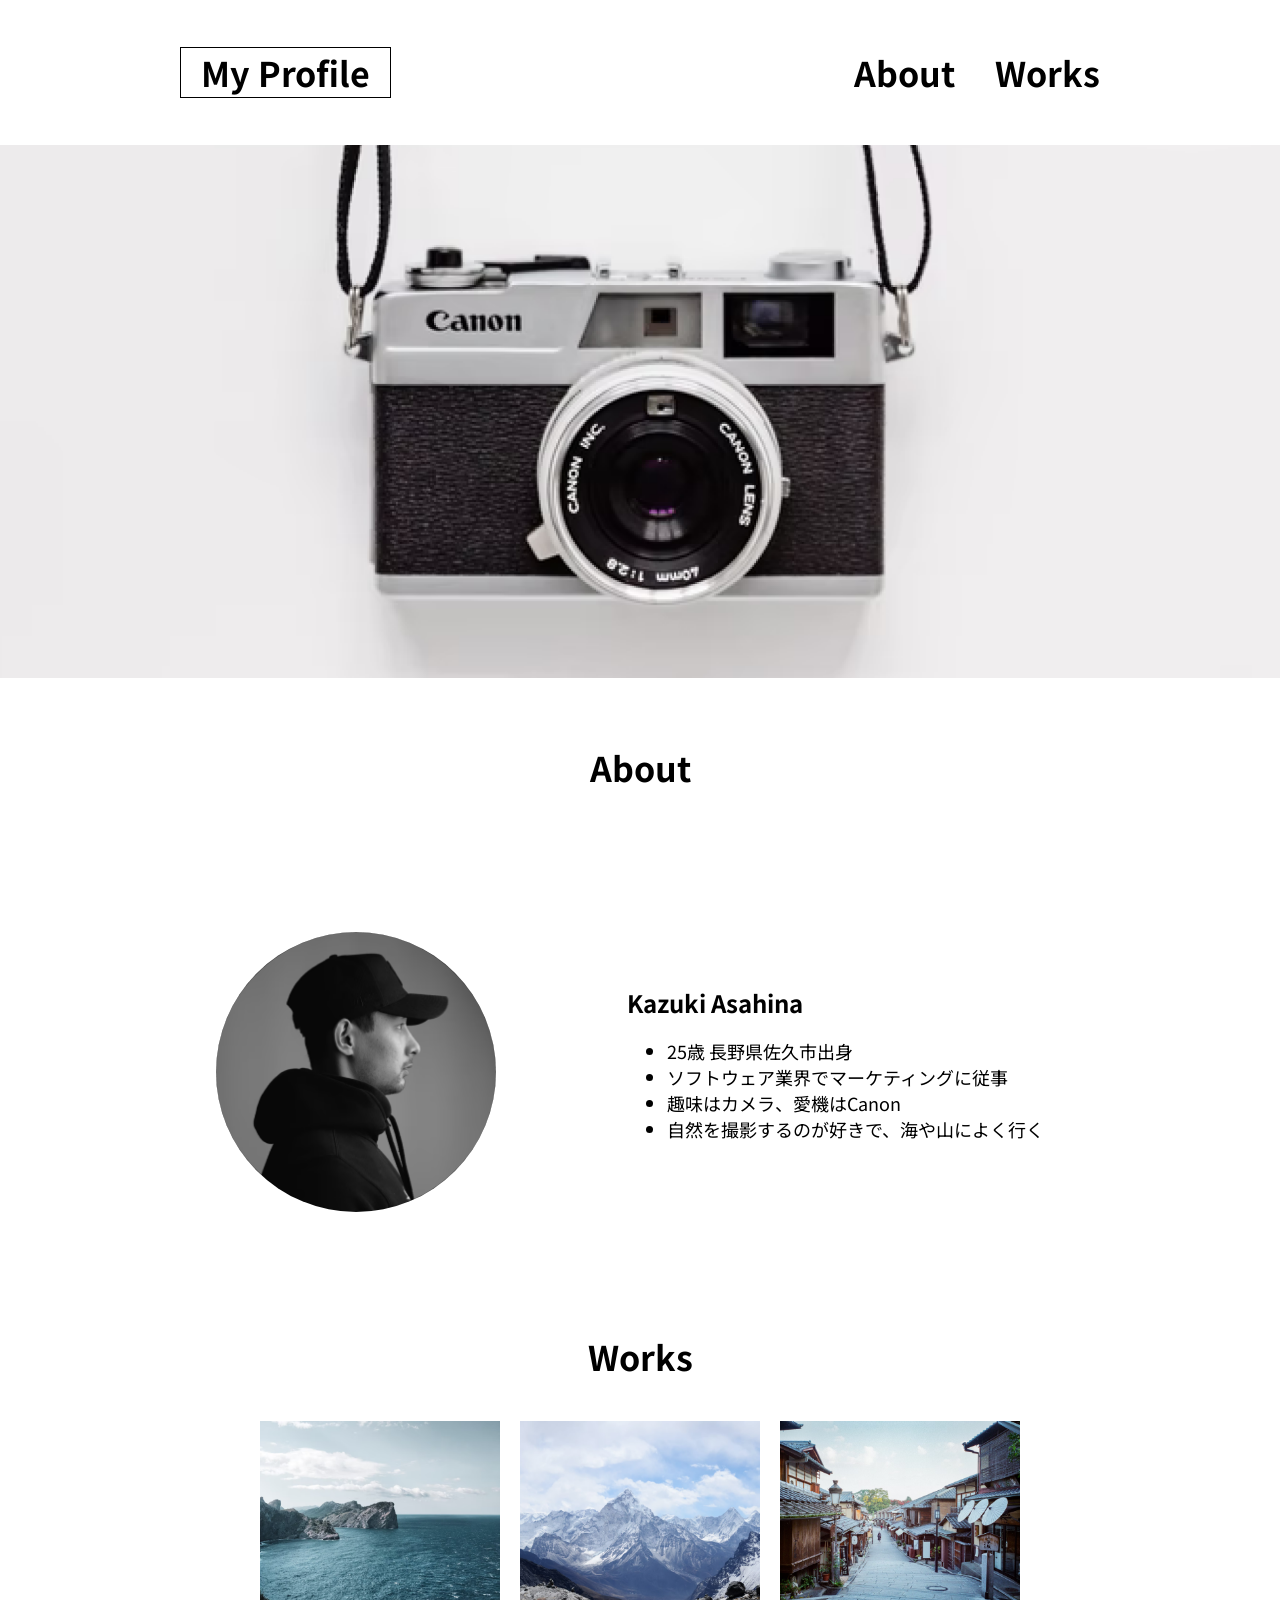
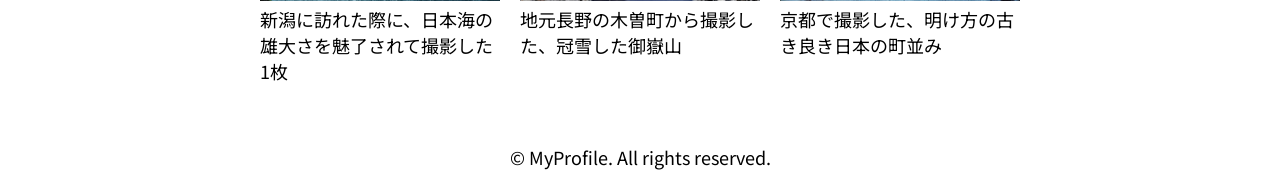
<file: kadai_001/index.html>
<!DOCTYPE html>
<html>
  <head>
    <meta charset="UTF-8">
    <meta name="viewport" content="width=device-width, initial-scale=1.0">
    <meta name="description" content="Kazuki Asahinaの自己紹介と趣味のカメラで撮影した写真を掲載しているサイトです。">
    <title>MyProfile</title>
    <link rel="stylesheet" href="css/style.css">
    <link rel="preconnect" href="https://fonts.googleapis.com">
    <link rel="preconnect" href="https://fonts.gstatic.com" crossorigin>
    <link href="https://fonts.googleapis.com/css2?family=Noto+Sans+JP&display=swap" rel="stylesheet">
  </head>

  <body>
    <header>
      <div class="header-inner">
        <h1>
          <a href="index.html" class="home">My Profile</a>
        </h1>
        
        <!-- ナビゲーションメニュー -->
        <nav>
          <ul class="menu">
            <li><a href="#about">About</a></li>
            <li><a href="#works">Works</a></li>
          </ul>
        </nav>
      </div>
    </header>
    
    <main>
      <article>
        <!-- メイン画像 -->
        <div>
          <img src="images/main.png" alt="CanonのCamera" class="mainpic">
        </div>

        <!-- About -->
        <section class="about">
          <h2 id="about">About</h2>
          <div class="about-inner">
            <img src="images/about.png" alt="Kazuki Asahina" class="circle">
            <div class="content">
              <p class="name">Kazuki Asahina</p>
              <ul>
                <li>25歳 長野県佐久市出身</li>
                <li>ソフトウェア業界でマーケティングに従事</li>
                <li>趣味はカメラ、愛機はCanon</li>
                <li>自然を撮影するのが好きで、海や山によく行く</li>
              </ul>
            </div>

          </div>
        </section>

        <!-- Works -->
        <section class="works">
          <h2 id="works">Works</h2>
          <div class="works-inner">
            <div class="item">
              <img src="images/works1.png" alt="日本海">
              <p>新潟に訪れた際に、日本海の雄大さを魅了されて撮影した1枚</p>
            </div>

            <div class="item">
              <img src="images/works2.png" alt="冠雪した御嶽山">
              <p>地元長野の木曽町から撮影した、冠雪した御嶽山</p>
            </div>

            <div class="item">
              <img src="images/works3.png" alt="京都の街並み">
              <p>京都で撮影した、明け方の古き良き日本の町並み</p>
            </div>
            
          </div>
        </section>
      </article>
    </main>

    <!-- フッター -->
    <footer>
      <p>&copy; MyProfile. All rights reserved.</p>
    </footer>
  </body>
</html>
</file>
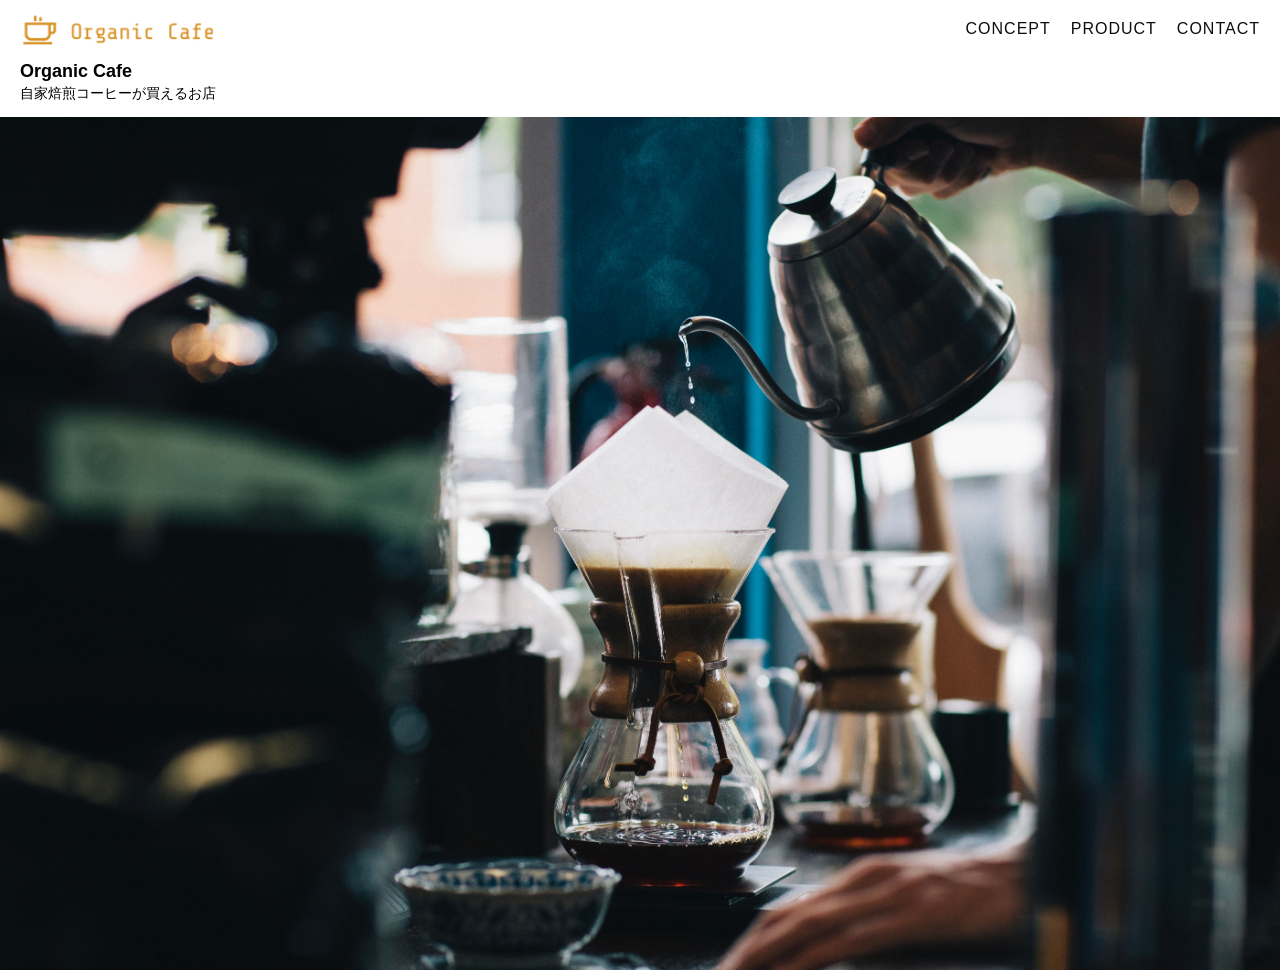
<file: kadai_013/index.html>
<!DOCTYPE html>
<html lang="ja">
<head>
  <meta charset="UTF-8">
  <meta name="viewport" content="width=device-width, initial-scale=1.0">
  <title>課題013</title>
  <link rel="stylesheet" href="style.css">
</head>

<body>

  <header>
    <div class="header-left">
      <img src="images/logo.png" alt="ロゴ">
      <p class="brand-name">Organic Cafe</p>
      <p class="catch-copy">自家焙煎コーヒーが買えるお店</p>
    </div>

    <nav id="nav-pc">
      <ul>
        <li><a href="index.html#concept">CONCEPT</a></li>
        <li><a href="index.html#product">PRODUCT</a></li>
        <li><a href="index.html#contact">CONTACT</a></li>
      </ul>
    </nav>

    <img id="menu-sp" src="images/button-menu.png"
         alt="ナビゲーションを開く"
         onclick="document.getElementById('nav-sp').style.display = 'block'">
  </header>

  <main>
    <img src="images/main-image.jpg" alt="メイン画像">
  </main>

  <!-- スマホ用ナビ -->
  <nav id="nav-sp">
    <ul>
      <li>
        <img id="close" src="images/button-close.png"
             alt="ナビゲーションを閉じる"
             onclick="document.getElementById('nav-sp').style.display = 'none'">
      </li>
      <li>
        <a id="logo-sp" href="index.html"
           onclick="document.getElementById('nav-sp').style.display = 'none'">
          <img src="images/logo-sp.png" alt="トップページに戻る">
        </a>
      </li>
      <li><a class="menu" href="index.html#concept"
             onclick="document.getElementById('nav-sp').style.display = 'none'">CONCEPT</a></li>
      <li><a class="menu" href="index.html#product"
             onclick="document.getElementById('nav-sp').style.display = 'none'">PRODUCT</a></li>
      <li><a class="menu" href="index.html#contact"
             onclick="document.getElementById('nav-sp').style.display = 'none'">CONTACT</a></li>
    </ul>
  </nav>

</body>
</html>
</file>
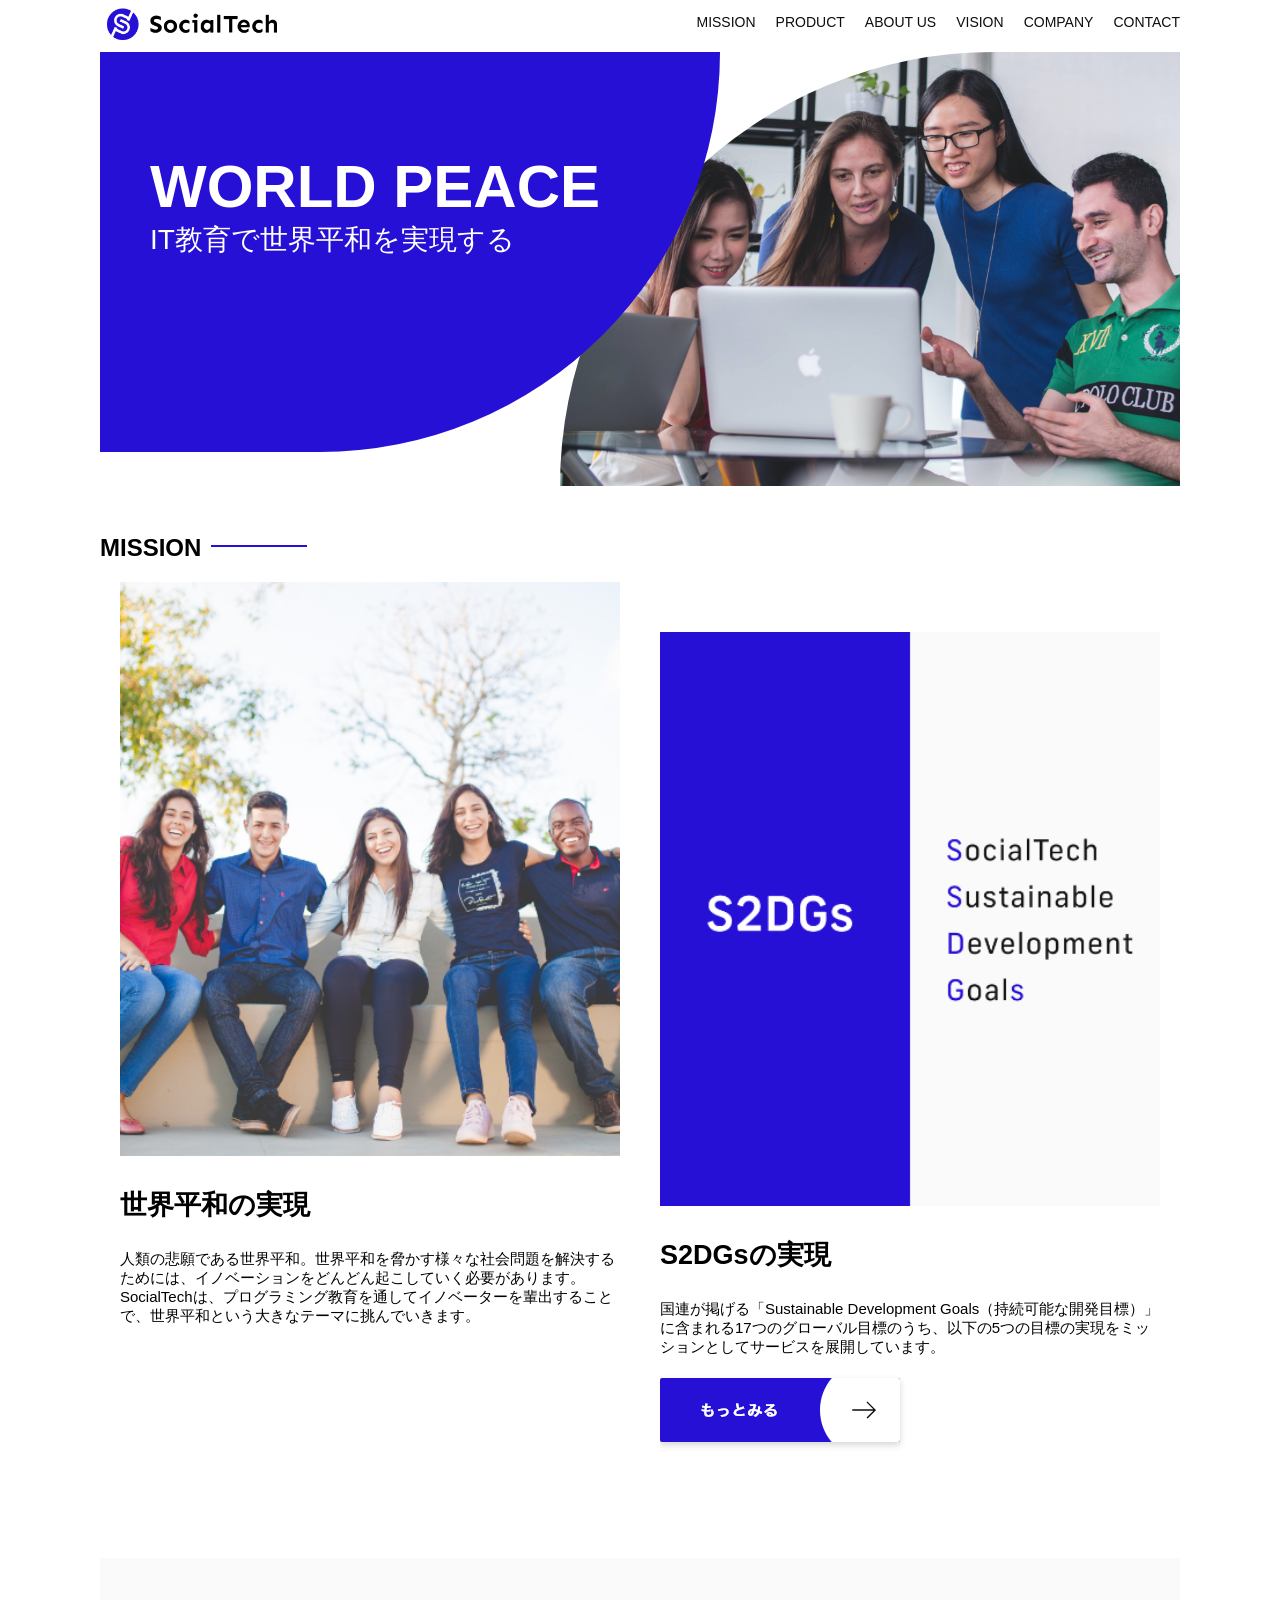
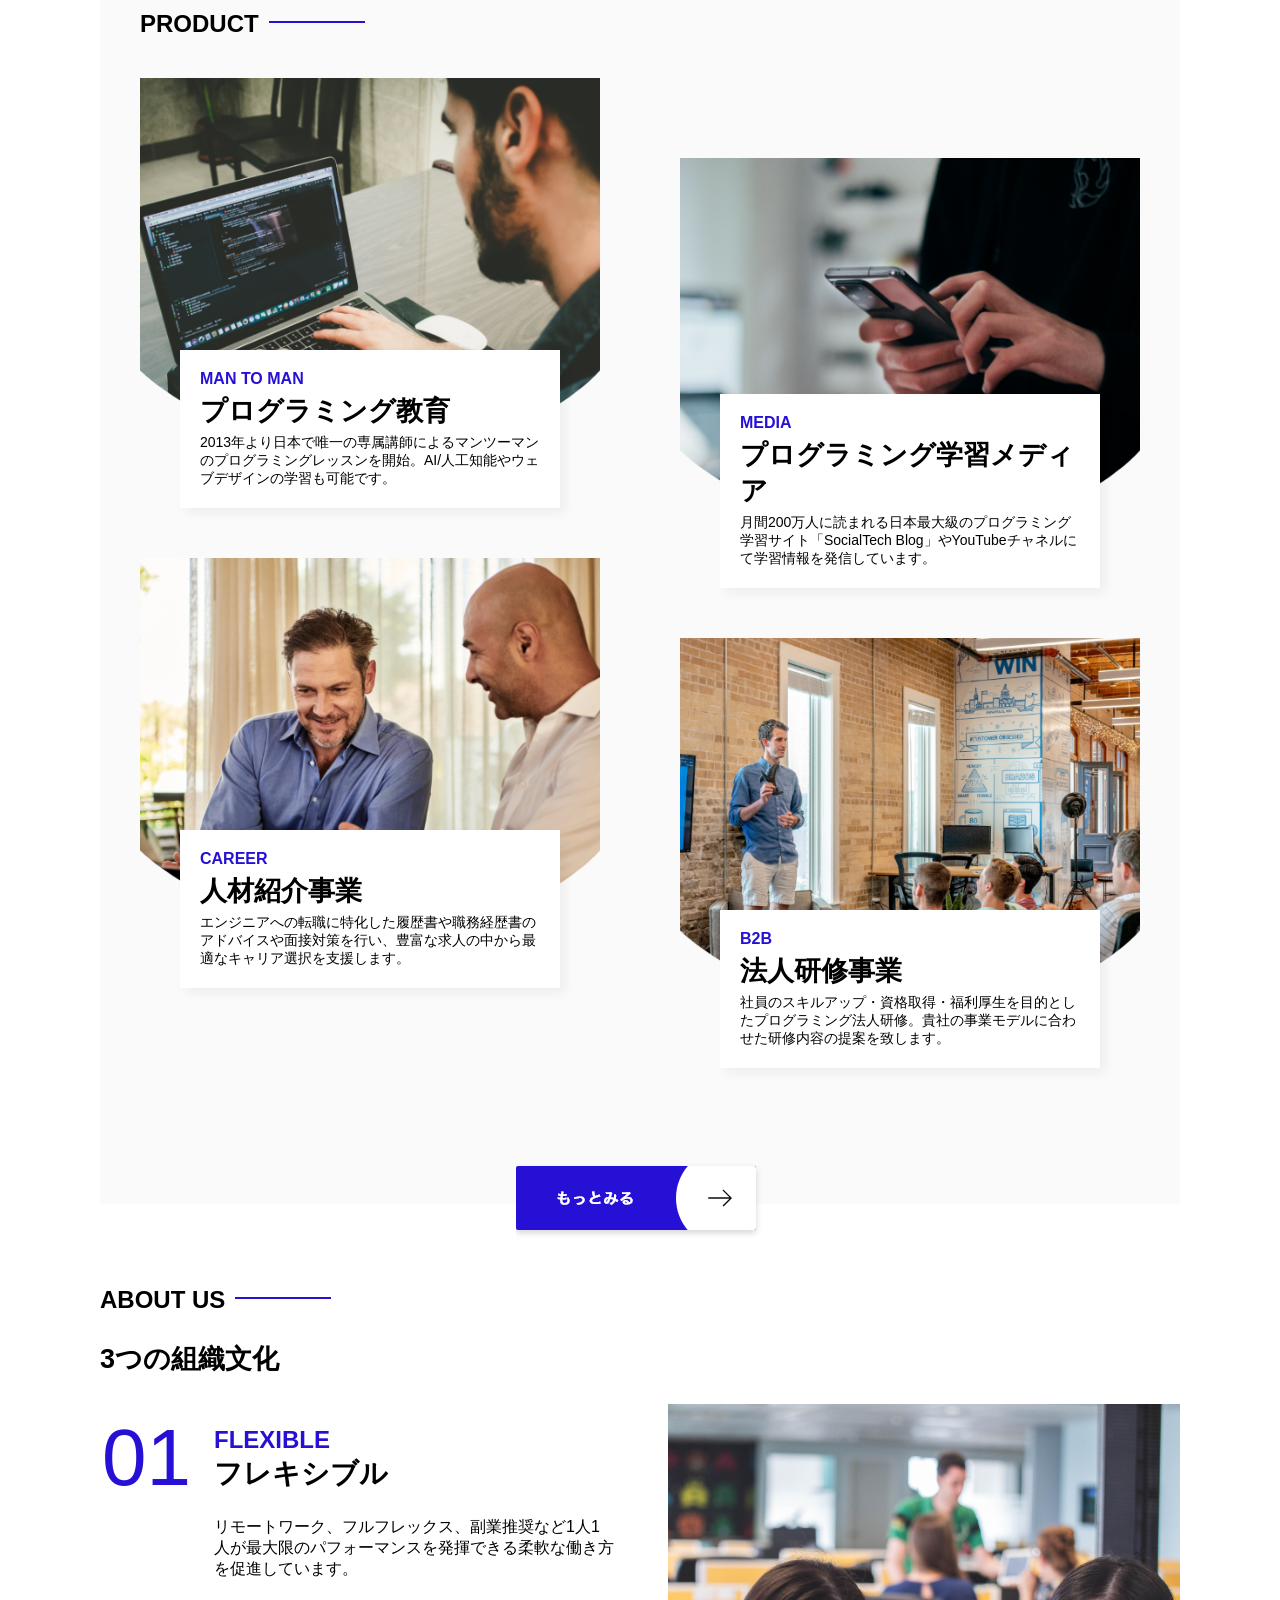
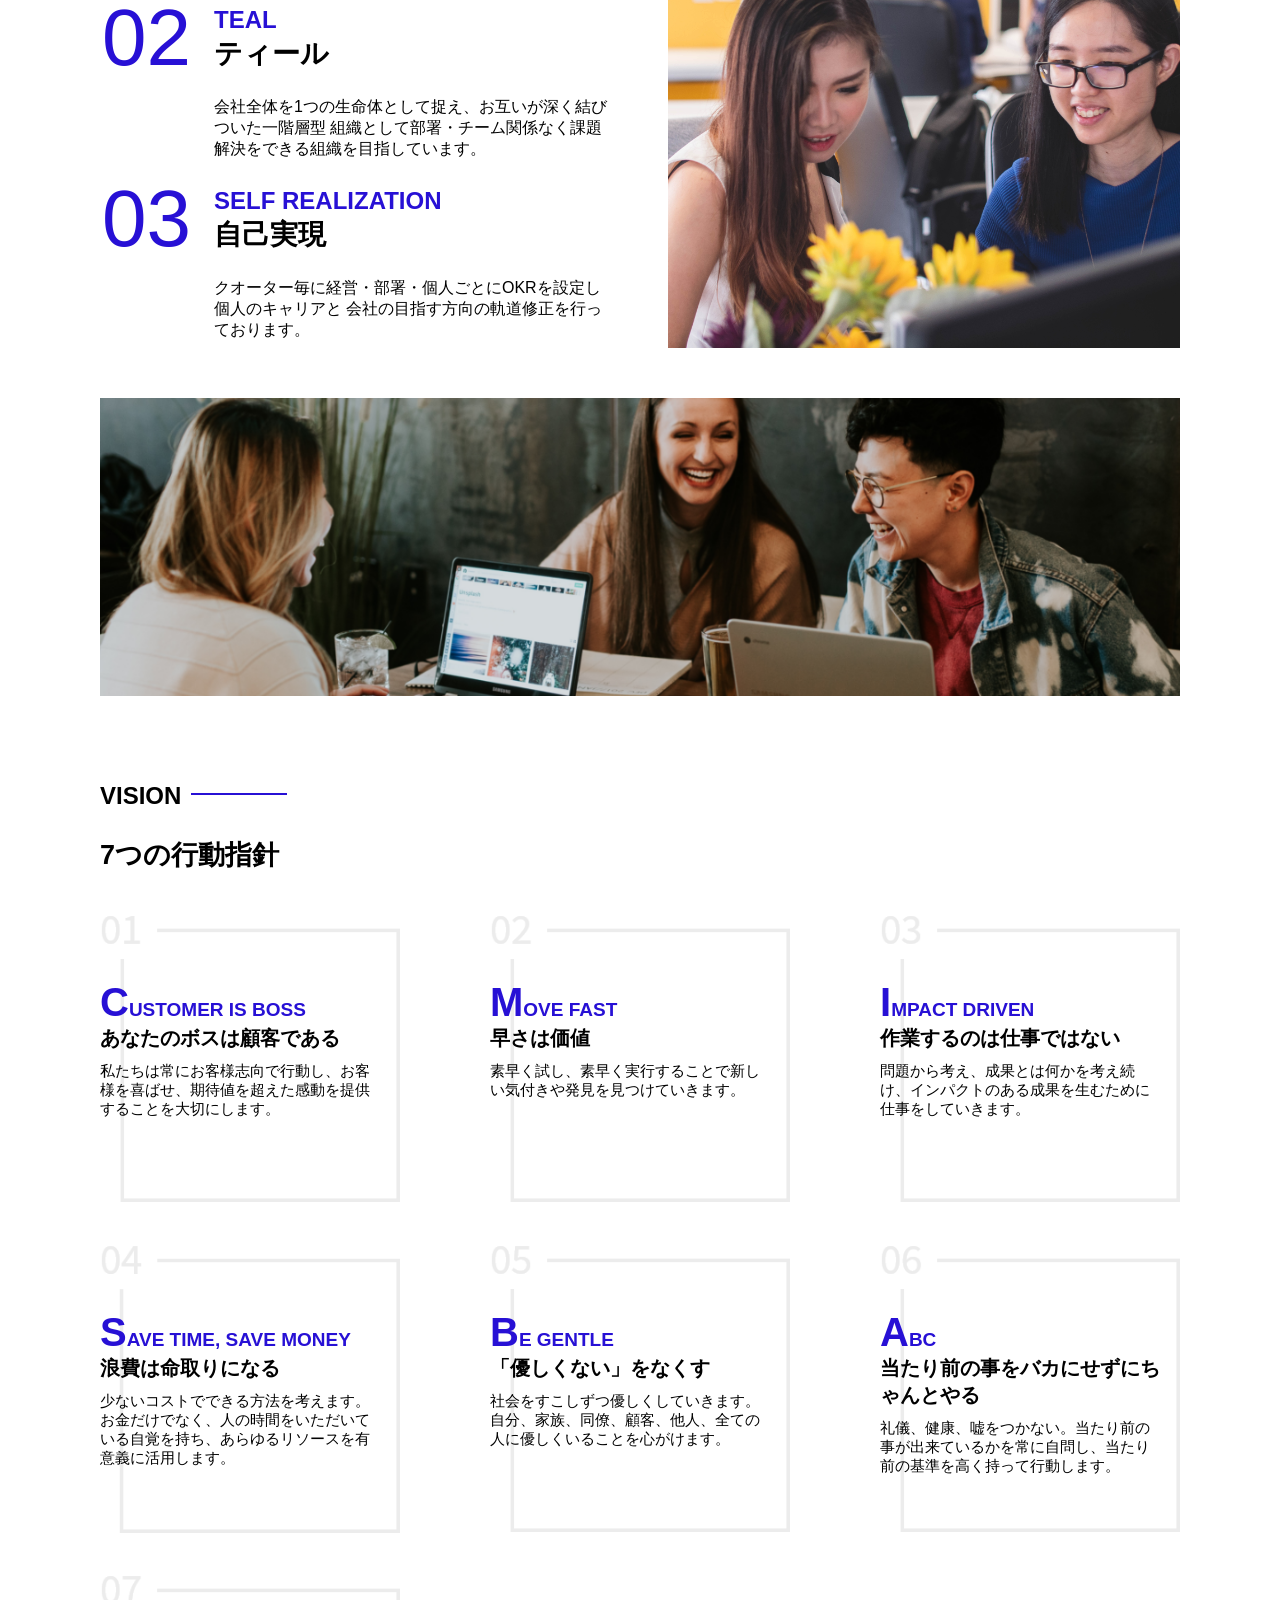
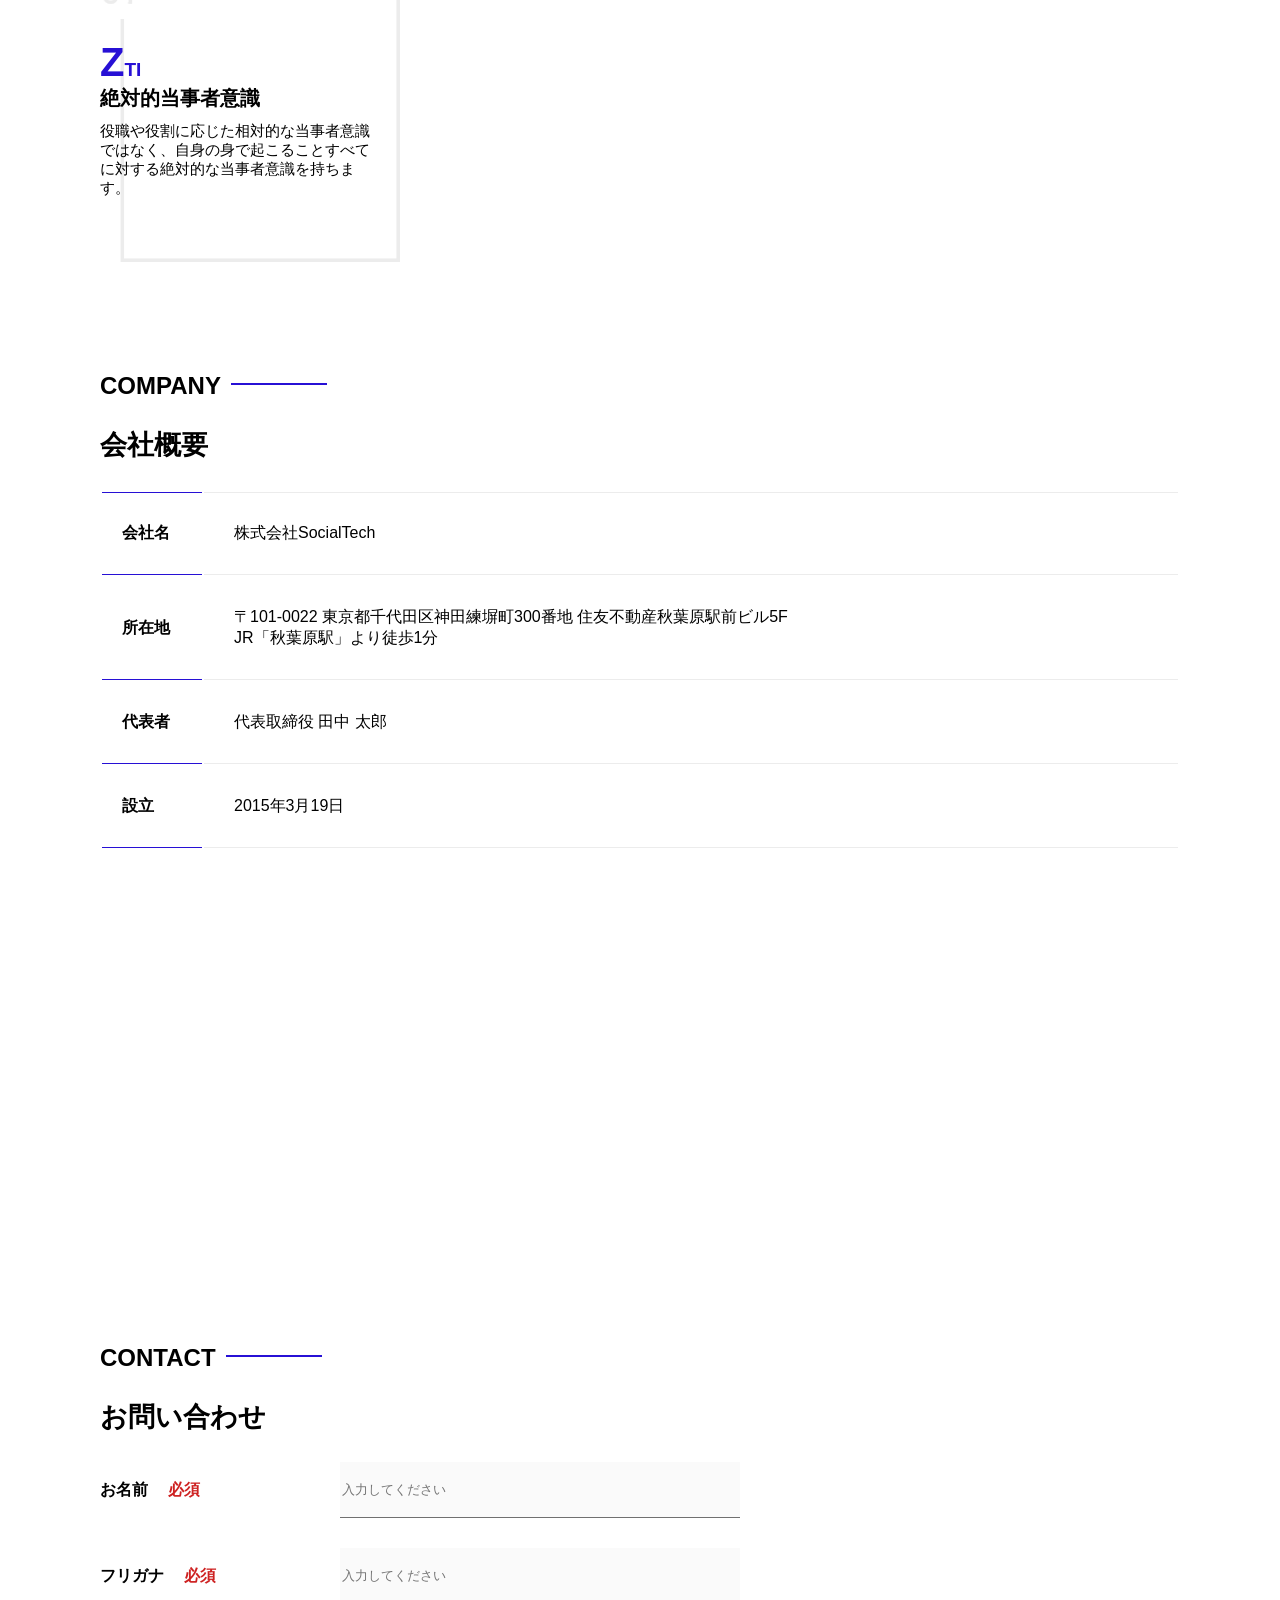
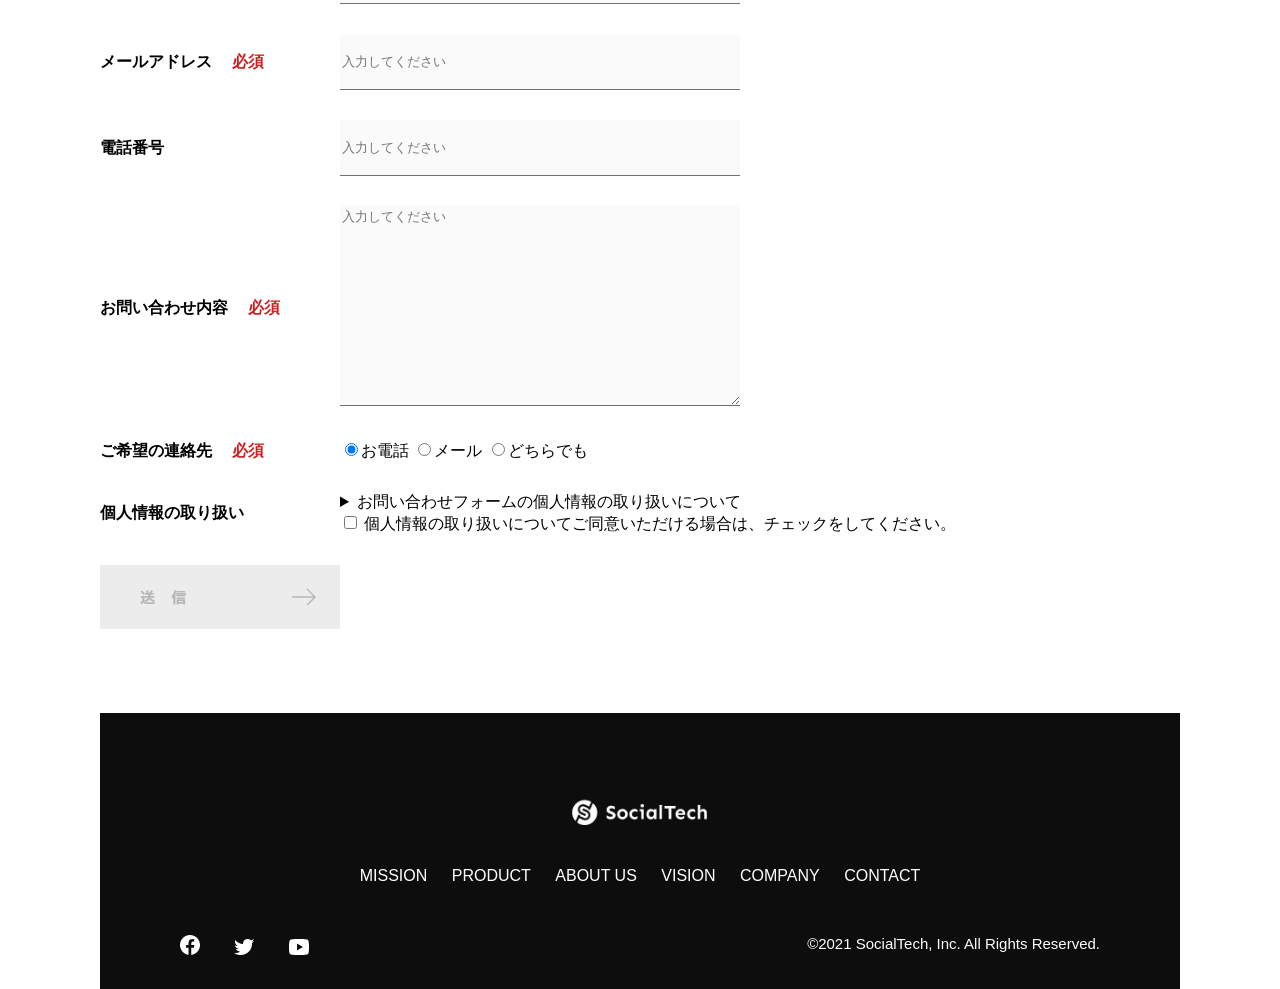
<file: kadai_tutorial_output/socialtech/index.html>
<!DOCTYPE html>
<html>
  <head>
    <title>SocialTech</title>
    <meta charset="utf-8">
    <meta name="description" content="SocialTechはEdTech業界のリーディングカンパニーを目指します。">
    <meta name="viewport" content="width=device-width, initial-scale=1.0">
    <link rel="stylesheet" href="style.css">
  </head>

  <body>
    <!-- ヘッダー -->
    <header>
      <!-- ロゴ -->
      <a href="index.html" id="logo">
        <img src="images/logo.png" alt="トップページに戻る">
      </a>

      <!-- PC用ナビゲーション -->
      <nav id="nav-pc">
        <ul>
          <li><a href="mission.html">MISSION</a></li>
          <li><a href="product.html">PRODUCT</a></li>
          <li><a href="index.html#aboutus">ABOUT US</a></li>
          <li><a href="index.html#vision">VISION</a></li>
          <li><a href="index.html#company">COMPANY</a></li>
          <li><a href="index.html#contact">CONTACT</a></li>
        </ul>
      </nav>

      <!-- スマホ用メニューボタン -->
      <button id="menu-sp" onclick="document.getElementById('nav-sp').style.display = 'block'">
        <img src="images/button-menu.png" alt="ナビゲーションを開く">
      </button>

      <!-- スマホ用ナビゲーション -->
      <div id="nav-sp">
        <button id="close" onclick="document.getElementById('nav-sp').style.display = 'none'">
          <img src="images/button-close.png" alt="ナビゲーションを閉じる">
        </button>

        <nav>
          <ul>
            <li>
              <a id="logo-sp" href="index.html" onclick="document.getElementById('nav-sp').style.display = 'none'"><img src="images/logo-sp.png" alt="トップページに戻る"></a>
            </li>
            <li><a class="menu" href="mission.html" onclick="document.getElementById('nav-sp').style.display = 'none'">MISSION</a></li>
            <li><a class="menu" href="product.html" onclick="document.getElementById('nav-sp').style.display = 'none'">PRODUCT</a></li>
            <li><a class="menu" href="index.html#aboutus" onclick="document.getElementById('nav-sp').style.display = 'none'">ABOUT US</a></li>
            <li><a class="menu" href="index.html#vision" onclick="document.getElementById('nav-sp').style.display = 'none'">VISION</a></li>
            <li><a class="menu" href="index.html#company" onclick="document.getElementById('nav-sp').style.display = 'none'">COMPANY</a></li>
            <li><a class="menu" href="index.html#contact" onclick="document.getElementById('nav-sp').style.display = 'none'">CONTACT</a></li>
          </ul>
        </nav>
        <div id="sns">
          <a href="https://www.facebook.com/sejuku2013">
            <img src="images/button-facebook.png" alt="Facebookのリンク">
          </a>
          <a href="https://twitter.com/samuraijuku">
            <img src="images/button-twitter.png" alt="Twitterのリンク">
          </a>
          <a href="https://www.youtube.com/channel/UCCFOQO5aDK0xXam4cUQXT8g">
            <img src="images/button-youtube.png" alt="YouTubeのリンク">
          </a>
        </div>
      </div>
    </header>

    <main>
      <article>
        <!-- メインビジュアル -->
        <section id="main-visual">
          <div id="main-message">
            <h1>WORLD PEACE</h1>
            <p>IT教育で世界平和を実現する</p>
          </div>
          <img src="images/index/index-main.png" alt="PCの周りに集まる多国籍の仲間たち">
        </section>

        <!-- ミッション -->
        <section id="mission">
          <h2 class="index-h2">MISSION</h2>
          <div id="mission-flex">
            <div>
              <img id="mission-photo" src="images/index/index-mission.png" alt="屋外のベンチで写真を撮影する多国籍の仲間たち">
              <h3>世界平和の実現</h3>
              <p>人類の悲願である世界平和。世界平和を脅かす様々な社会問題を解決するためには、イノベーションをどんどん起こしていく必要があります。SocialTechは、プログラミング教育を通してイノベーターを輩出することで、世界平和という大きなテーマに挑んでいきます。</p>
            </div>
            <div>
              <img id="s2dgs" src="images/index/s2dgs.png" alt="S2DGs">
              <h3>S2DGsの実現</h3>
              <p>国連が掲げる「Sustainable Development Goals（持続可能な開発目標）」に含まれる17つのグローバル目標のうち、以下の5つの目標の実現をミッションとしてサービスを展開しています。</p>
              <a href="mission.html">
                <img src="images/button-more.png" alt="もっとみる">
              </a>
            </div>
          </div>
        </section>

        <!-- プロダクト -->
        <section id="product">
          <h2 class="index-h2">PRODUCT</h2>
          <div class="product-flex">
            <div id="product-left">
              <div>
                <img class="product-photo" src="images/index/index-mantoman.png" alt="PCでコードを書く男性">
                <div class="product-explain">
                  <span>MAN TO MAN</span>
                  <h3>プログラミング教育</h3>
                  <p>2013年より日本で唯一の専属講師によるマンツーマンのプログラミングレッスンを開始。AI/人工知能やウェブデザインの学習も可能です。</p>
                </div>
              </div>
              <div>
                <img class="product-photo" src="images/index/index-career.png" alt="笑顔で話し合う2人の男性">
                <div class="product-explain">
                  <span>CAREER</span>
                  <h3>人材紹介事業</h3>
                  <p>エンジニアへの転職に特化した履歴書や職務経歴書のアドバイスや面接対策を行い、豊富な求人の中から最適なキャリア選択を支援します。</p>
                </div>
              </div>
            </div>
            <div id="product-right">
              <div>
                <img class="product-photo" src="images/index/index-media.png" alt="スマートフォンを操作する人">
                <div class="product-explain">
                  <span>MEDIA</span>
                  <h3>プログラミング学習メディア</h3>
                  <p>月間200万人に読まれる日本最大級のプログラミング学習サイト「SocialTech Blog」やYouTubeチャネルにて学習情報を発信しています。</p>
                </div>
              </div>
              <div>
                <img class="product-photo" src="images/index/index-b2b.png" alt="講演中の男性とそれを聴く人々">
                <div class="product-explain">
                  <span>B2B</span>
                  <h3>法人研修事業</h3>
                  <p>社員のスキルアップ・資格取得・福利厚生を目的としたプログラミング法人研修。貴社の事業モデルに合わせた研修内容の提案を致します。</p>
                </div>
              </div>
            </div>
          </div>
          <div id="product-more">
            <a href="product.html">
              <img src="images/button-more.png" alt="もっとみる">
            </a>
          </div>
        </section>

        <!-- ABOUT US -->
        <section id="aboutus">
          <h2 class="index-h2">ABOUT US</h2>
          <h3>3つの組織文化</h3>
          <div>
            <table class="culture-table">
              <tr>
                <td class="culture-num">01</td>
                <th><span class="culture-en">FLEXIBLE</span><br>フレキシブル</th>
              </tr>
              <tr>
                <td>
                  <!--空のセル-->
                </td>
                <td class="culture-description">リモートワーク、フルフレックス、副業推奨など1人1人が最大限のパフォーマンスを発揮できる柔軟な働き方を促進しています。</td>
              </tr>
              <tr>
                <td class="culture-num">02</td>
                <th><span class="culture-en">TEAL</span><br>ティール</th>
              </tr>
              <tr>
                <td>
                  <!--空のセル-->
                </td>
                <td class="culture-description">会社全体を1つの生命体として捉え、お互いが深く結びついた一階層型 組織として部署・チーム関係なく課題解決をできる組織を目指しています。</td>
              </tr>
              <tr>
                <td class="culture-num">03</td>
                <th><span class="culture-en">SELF REALIZATION</span><br>自己実現</th>
              </tr>
              <tr>
                <td>
                  <!--空のセル-->
                </td>
                <td class="culture-description">クオーター毎に経営・部署・個人ごとにOKRを設定し個人のキャリアと 会社の目指す方向の軌道修正を行っております。</td>
              </tr>
            </table>
            <img class="culture-img" src="images/index/index-aboutus1.png" alt="笑顔で話し合う2人の女性">
          </div>
          <img class="culture-img2" src="images/index/index-aboutus2.png" alt="笑顔で話し合う3人の男女">
        </section>

        <!-- VISION -->
        <section id="vision">
          <h2 class="index-h2">VISION</h2>
          <h3>7つの行動指針</h3>
          <div>
            <div class="vision-box">
              <img src="images/index/vision-01.png" alt="01">
              <div>
                <h4>CUSTOMER IS BOSS</h4>
                <h5>あなたのボスは顧客である</h5>
                <p>私たちは常にお客様志向で行動し、お客様を喜ばせ、期待値を超えた感動を提供することを大切にします。</p>
              </div>
            </div>
            <div class="vision-box">
              <img src="images/index/vision-02.png" alt="02">
              <div>
                <h4>MOVE FAST</h4>
                <h5>早さは価値</h5>
                <p>素早く試し、素早く実行することで新しい気付きや発見を見つけていきます。</p>
              </div>
            </div>
            <div class="vision-box">
              <img src="images/index/vision-03.png" alt="03">
              <div>
                <h4>IMPACT DRIVEN</h4>
                <h5>作業するのは仕事ではない</h5>
                <p>問題から考え、成果とは何かを考え続け、インパクトのある成果を生むために仕事をしていきます。</p>
              </div>
            </div>
            <div class="vision-box">
              <img src="images/index//vision-04.png" alt="04">
              <div>
                <h4>SAVE TIME, SAVE MONEY</h4>
                <h5>浪費は命取りになる</h5>
                <p>少ないコストでできる方法を考えます。お金だけでなく、人の時間をいただいている自覚を持ち、あらゆるリソースを有意義に活用します。</p>
              </div>
            </div>
            <div class="vision-box">
              <img src="images/index/vision-05.png" alt="05">
              <div>
                <h4>BE GENTLE</h4>
                <h5>「優しくない」をなくす</h5>
                <p>社会をすこしずつ優しくしていきます。自分、家族、同僚、顧客、他人、全ての人に優しくいることを心がけます。</p>
              </div>
            </div>
            <div class="vision-box">
              <img src="images/index/vision-06.png" alt="06">
              <div>
                <h4>ABC</h4>
                <h5>当たり前の事をバカにせずにちゃんとやる</h5>
                <p>礼儀、健康、嘘をつかない。当たり前の事が出来ているかを常に自問し、当たり前の基準を高く持って行動します。</p>
              </div>
            </div>
            <div class="vision-box">
              <img src="images/index/vision-07.png" alt="07">
              <div>
                <h4>ZTI</h4>
                <h5>絶対的当事者意識</h5>
                <p>役職や役割に応じた相対的な当事者意識ではなく、自身の身で起こることすべてに対する絶対的な当事者意識を持ちます。</p>
              </div>
            </div>
          </div>
        </section>

        <!-- COMPANY -->
        <section id="company">
          <h2 class="index-h2">COMPANY</h2>
          <h3>会社概要</h3>
          <table id="company-table">
            <tr>
              <th class="tableheader tableheader-first">会社名</th>
              <td class="cell cell-first">株式会社SocialTech</td>
            </tr>
            <tr>
              <th class="tableheader">所在地</th>
              <td class="cell">〒101-0022 東京都千代田区神田練塀町300番地 住友不動産秋葉原駅前ビル5F<br>JR「秋葉原駅」より徒歩1分</td>
            </tr>
            <tr>
              <th class="tableheader">代表者</th>
              <td class="cell">代表取締役 田中 太郎</td>
            </tr>
            <tr>
              <th class="tableheader">設立</th>
              <td class="cell">2015年3月19日</td>
            </tr>
          </table>
          <iframe src="https://www.google.com/maps/embed?pb=!1m18!1m12!1m3!1d3240.0688551336807!2d139.7720776771055!3d35.69992317258124!2m3!1f0!2f0!3f0!3m2!1i1024!2i768!4f13.1!3m3!1m2!1s0x60188fee13660e23%3A0x77137876edf742ac!2z5L2P5Y-L5LiN5YuV55Sj56eL6JGJ5Y6f6aeF5YmN44OT44Or!5e0!3m2!1sja!2sjp!4v1704858013291!5m2!1sja!2sjp" style="border: 0" allowfullscreen="" loading="lazy"></iframe>
        </section>

        <!-- お問い合わせフォーム -->
        <section id="contact">
          <h2 class="index-h2">CONTACT</h2>
          <h3>お問い合わせ</h3>
          <form>
            <div>
              <div class="contact-heading">
                <label class="contact-label">お名前<span class="contact-span">必須</span></label>
              </div>
              <div>
                <input type="text" name="name" placeholder="入力してください" class="contact-textbox">
              </div>
            </div>
            <div>
              <div class="contact-heading">
                <label class="contact-label">フリガナ<span class="contact-span">必須</span></label>
              </div>
              <div>
                <input type="text" name="hurigana" placeholder="入力してください" class="contact-textbox">
              </div>
            </div>
            <div>
              <div class="contact-heading">
                <label class="contact-label">メールアドレス<span class="contact-span">必須</span></label>
              </div>
              <div>
                <input type="text" name="email" placeholder="入力してください" class="contact-textbox">
              </div>
            </div>
            <div>
              <div class="contact-heading">
                <label class="contact-label">電話番号</label>
              </div>
              <div>
                <input type="text" name="tel" placeholder="入力してください" class="contact-textbox">
              </div>
            </div>
            <div>
              <div class="contact-heading">
                <label class="contact-label">お問い合わせ内容<span class="contact-span">必須</span></label>
              </div>
              <div>
                <textarea class="contact-textarea" placeholder="入力してください" name="message"></textarea>
              </div>
            </div>
            <div>
              <div class="contact-heading">
                <label class="contact-label">ご希望の連絡先<span class="contact-span">必須</span></label>
              </div>
              <div><input class="radiobutton" type="radio" value="tel" name="contact" checked><label>お電話</label> <input class="radiobutton" type="radio" value="mail" name="contact"><label>メール</label> <input class="radiobutton" type="radio" value="both" name="contact"><label>どちらでも</label></div>
            </div>
            <div>
              <div class="contact-heading">
                <label class="contact-label">個人情報の取り扱い</label>
              </div>
              <div>
                <details>
                  <summary>お問い合わせフォームの個人情報の取り扱いについて</summary>
                  <div>
                    <dl>
                      <dt>１．組織の名称又は氏名</dt>
                      <dd>株式会社SocialTech</dd>
                      <dt>２．個人情報保護管理者（若しくはその代理人）の氏名又は職名、所属及び連絡先</dt>
                      <dd>
                        <p>鈴木 一郎 コーポレート部</p>
                        <p>メールアドレス：samurai@example.com</p>
                        <p>TEL：03-1234-5678</p>
                      </dd>
                      <dt>３．個人情報の利用目的</dt>
                      <dd>
                        <ul>
                          <li>・本サービス及び本サービスに関連する情報の提供又はそれらに関する連絡のため</li>
                          <li>・ユーザーの本人確認のため</li>
                          <li>・当社サービスのご案内のため</li>
                          <li>・当社の商品等の広告または宣伝（電子メールによるものを含むものとします。）</li>
                        </ul>
                      </dd>
                      <dt>４．個人情報の取り扱い業務の委託</dt>
                      <dd>個人情報の取扱業務の全部または一部を外部に業務委託する場合があります。その際、弊社は、個人情報を適切に保護できる管理体制を敷き実行していることを条件として委託先を厳選したうえで、機密保持契約を委託先と締結し、お客様の個人情報を厳密に管理させます。</dd>
                      <dt>５．個人情報の開示等の請求</dt>
                      <dd>
                        お客様は、弊社に対してご自身の個人情報の開示等（利用目的の通知、開示、内容の訂正・追加・削除、利用の停止または消去、第三者への提供の停止）に関して、当社問合わせ窓口に申し出ることができます。<br>
                        その際、弊社はお客様ご本人を確認させていただいたうえで、合理的な期間内に対応いたします。<br>
                        なお、個人情報に関する弊社問合わせ先は、次の通りです。
                      </dd>
                      <dd>
                        <p>株式会社SocialTech　個人情報問合せ窓口</p>
                        <p>〒150-0043　東京都千代田区神田練塀町300番地 住友不動産秋葉原駅前ビル5F</p>
                        <p>メールアドレス：samurai@example.com　TEL：03-1234-5678</p>
                      </dd>

                      <dt>６．個人情報を提供されることの任意性について</dt>
                      <dd>お客様がご自身の個人情報を弊社に提供されるか否かは、お客様のご判断によりますが、もしご提供されない場合には、適切なサービスが提供できない場合がありますので予めご了承ください。</dd>
                    </dl>
                  </div>
                </details>
                <input type="checkbox" name="agree">
                <span>個人情報の取り扱いについてご同意いただける場合は、チェックをしてください。</span>
              </div>
            </div>
            <input type="image" src="images/button-submit.png" alt="送信する">
          </form>
        </section>
      </article>
    </main>

    <footer>
      <div id="footer-logo">
        <img src="images/logo-sp.png" alt="SocialTech">
      </div>
      <div id="footer-link">
        <a href="mission.html">MISSION</a>
        <a href="product.html">PRODUCT</a>
        <a href="index.html#aboutus">ABOUT US</a>
        <a href="index.html#vision">VISION</a>
        <a href="index.html#company">COMPANY</a>
        <a href="index.html#contact">CONTACT</a>
      </div>
      <div id="sns-footer">
        <div class="sns-btns">
          <a href="https://www.facebook.com/sejuku2013"><img src="images/button-facebook.png" alt="Facebookのリンク"></a>
          <a href="https://twitter.com/samuraijuku"><img src="images/button-twitter.png" alt="Twitterのリンク"></a>
          <a href="https://www.youtube.com/channel/UCCFOQO5aDK0xXam4cUQXT8g"><img src="images/button-youtube.png" alt="YouTubeのリンク"></a>
        </div>
        <p id="copyright">&copy;2021 SocialTech, Inc. All Rights Reserved.</p>
      </div>
    </footer>

  </body>
</html>
</file>
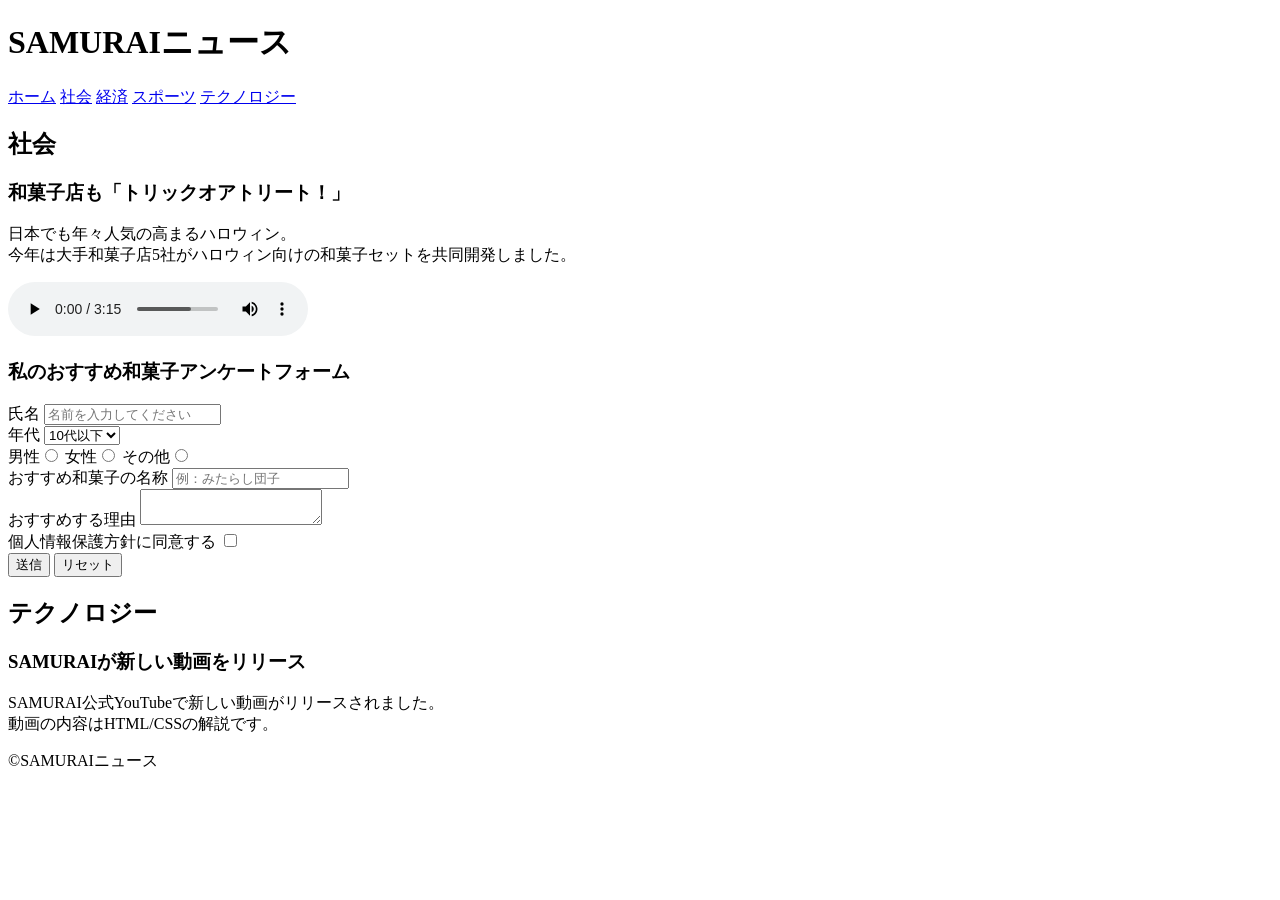
<file: kadai_008/kadai_008.html>
<!DOCTYPE html>
<html>
 <head>
    <title>8章課題</title>
    <meta name="description" content="このページは8章の課題です。">
    <meta charset="UTF-8">
 </head>   
 <body>
    <header>
        <h1>SAMURAIニュース</h1>
        <nav>
          <a href="https://www.sejuku.net/">ホーム</a>
          <a href="https://www.sejuku.net/">社会</a>
          <a href="https://www.sejuku.net/">経済</a>
          <a href="https://www.sejuku.net/">スポーツ</a>
          <a href="https://www.sejuku.net/">テクノロジー</a>
        </nav>
    </header>
    <main>
        <article>
         <h2>社会</h2>
          <section>
            <h3>和菓子店も「トリックオアトリート！」</h3>
            <p>日本でも年々人気の高まるハロウィン。<br>
               今年は大手和菓子店5社がハロウィン向けの和菓子セットを共同開発しました。</p>
            <audio src="ichi.mp3" controls></audio> 
          </section> 
          <section>
            <h3>私のおすすめ和菓子アンケートフォーム</h3>
            <form>
                <label>氏名</label>
                <input type="text" placeholder="名前を入力してください">
                <br>

                <label>年代</label>
                <select>
                    <option>10代以下</option>
                    <option>20代</option>
                    <option>30代</option>
                    <option>40代以上</option>
                </select>
                <br>

                 <label>男性</label><input type="radio" name="gender"> 
                 <label>女性</label><input type="radio" name="gender"> 
                 <label>その他</label><input type="radio" name="gender"> 
                <br> 

                <label>おすすめ和菓子の名称</label> 
                <input type="text" placeholder="例：みたらし団子"> <br>

                 <label>おすすめする理由</label> 
                <textarea></textarea> 
                <br> 

                <label>個人情報保護方針に同意する</label> 
                 <input type="checkbox"> 
                  <br> 
   
                  <input type="submit" value="送信">
                  <input type="reset" value="リセット">
            </form>
          </section>
        </article>
        <article>
            <h2>テクノロジー</h2>
            <section>
                <h3>SAMURAIが新しい動画をリリース</h3>
                <p>SAMURAI公式YouTubeで新しい動画がリリースされました。<br>
                    動画の内容はHTML/CSSの解説です。</p> 
            </section>
        </article>
    </main>
          <footer>
          <p>&copy;SAMURAIニュース</p>
          </footer>
 </body>
</html>
</file>
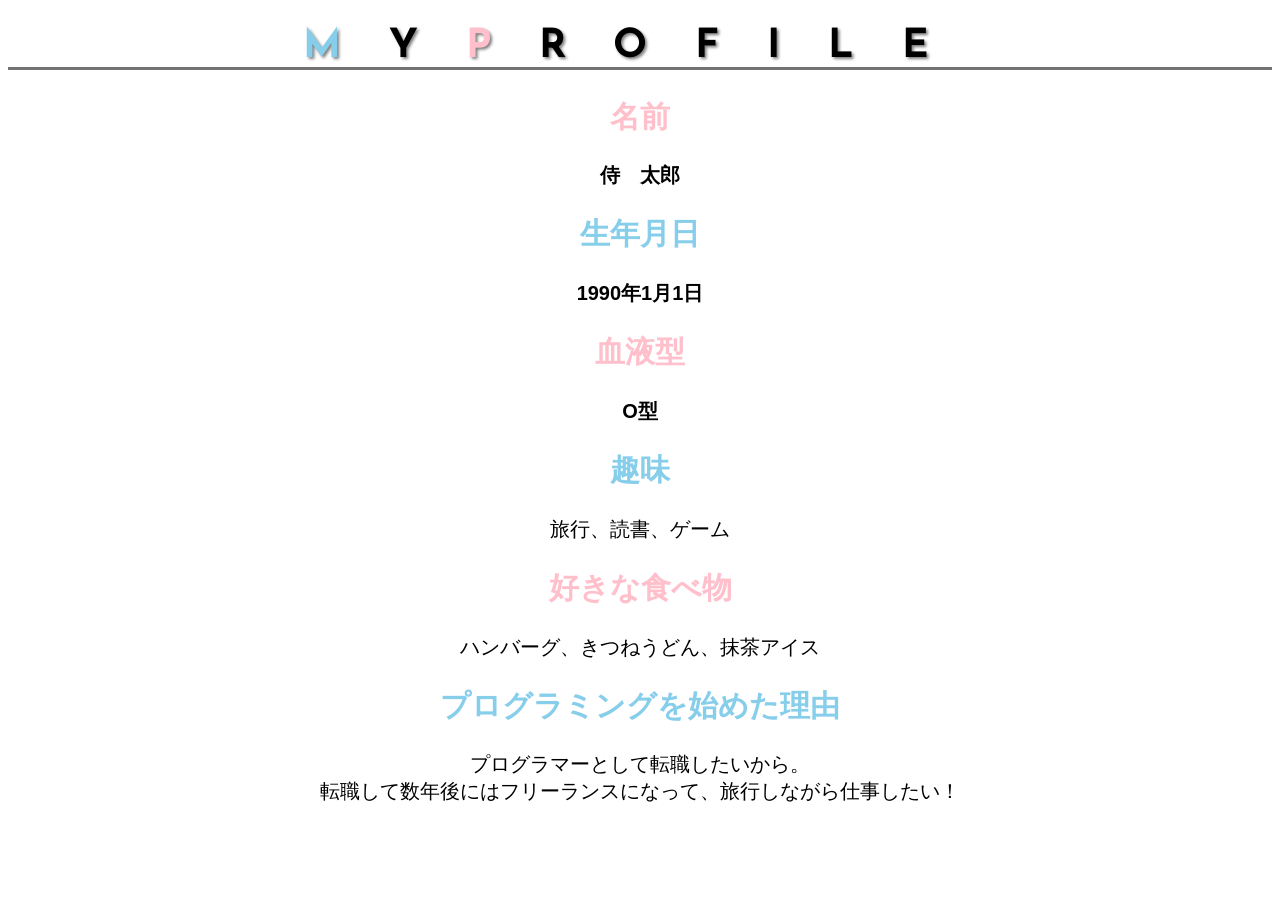
<file: kadai_015/kadai_015.html>
<!DOCTYPE html>
<html>
<head>
  <title>15章課題</title>
  <meta charset="UTF-8">
  <meta name="description" content="このページは15章の課題です。">
  <link rel="stylesheet" href="style.css">
  <link rel="preconnect" href="https://fonts.googleapis.com">
  <link rel="preconnect" href="https://fonts.gstatic.com" crossorigin>
  <link href="https://fonts.googleapis.com/css2?family=Josefin+Sans&display=swap" rel="stylesheet">
</head>
<body>
  <h1><span class="blue">M</span>Y<span class="pink">P</span>ROFILE</h1>
  <div id="basic">
    <h2 class="pink">名前</h2>
    <p>侍　太郎</p>
    <h2 class="blue">生年月日</h2>
    <p>1990年1月1日</p>
    <h2 class="pink">血液型</h2>
    <p>O型</p>
  </div>
  <h2 class="blue">趣味</h2>
  <p>旅行、読書、ゲーム</p>
  <h2 class="pink">好きな食べ物</h2>
  <p>ハンバーグ、きつねうどん、抹茶アイス</p>
  <h2 class="blue">プログラミングを始めた理由</h2>
  <p>プログラマーとして転職したいから。<br>転職して数年後にはフリーランスになって、旅行しながら仕事したい！</p>
</body>
</html>
</file>
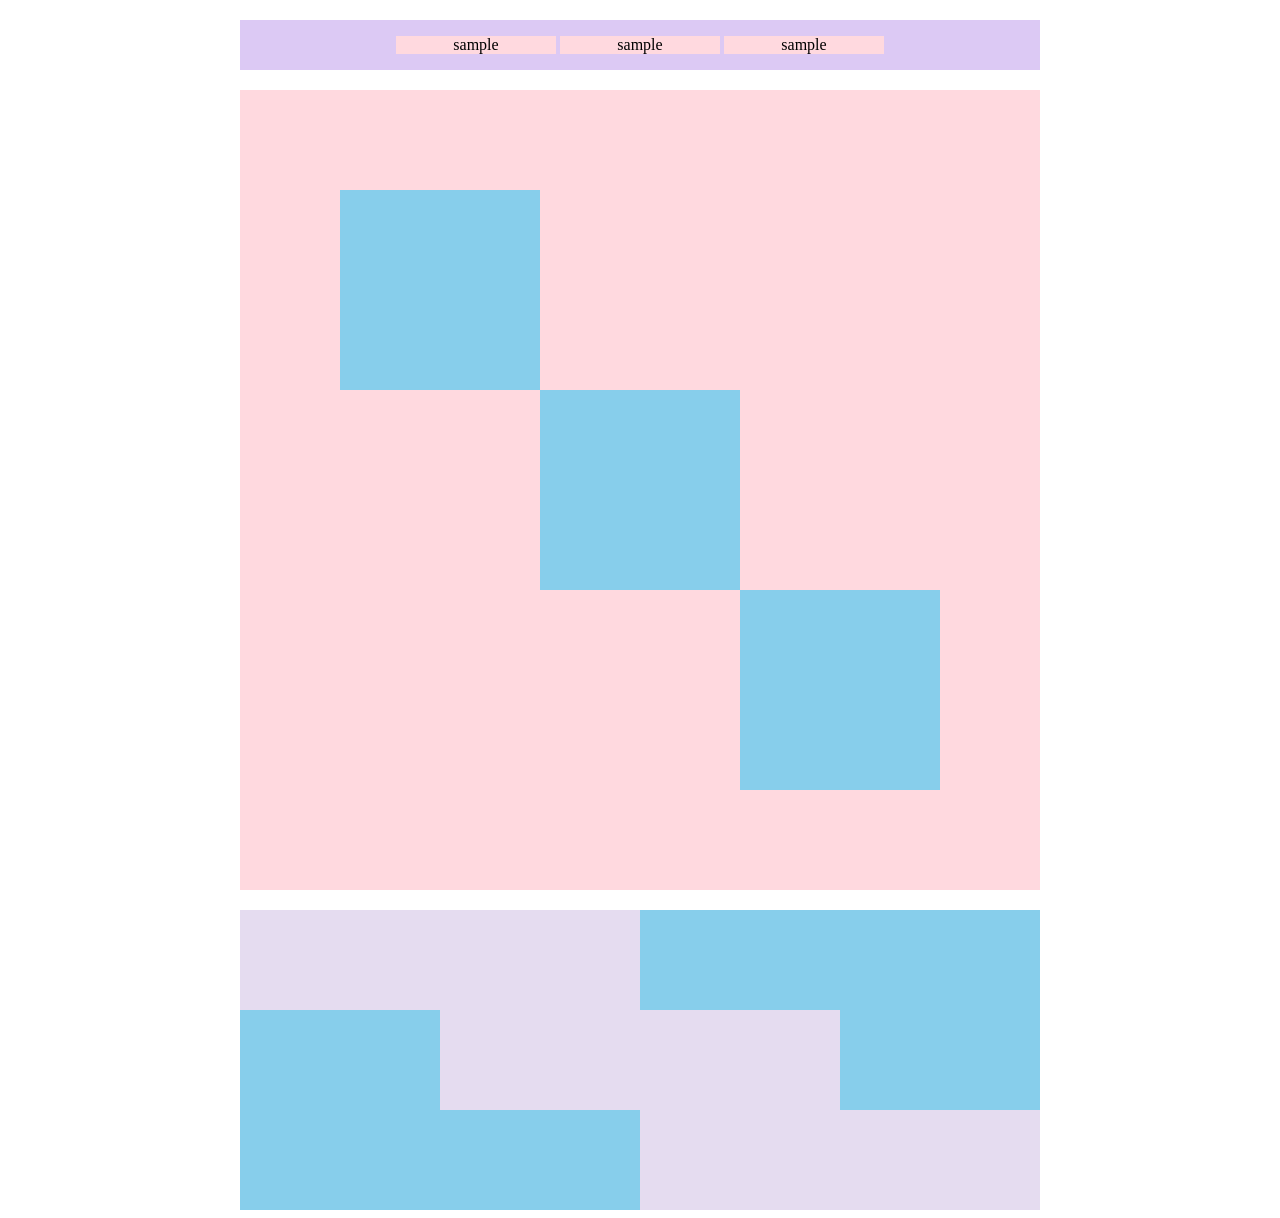
<file: kadai_018/kadai_018.html>
<!DOCTYPE html>
<html>
<head>
  <meta charset="UTF-8">
  <link rel="stylesheet" href="style.css">
  <meta name="description" content="このページは18章の課題です。">
  <title>18章課題</title>
</head>
<body>
  <div id="top">
    <p class="top-child">sample</p>
    <p class="top-child">sample</p>
    <p class="top-child">sample</p>
  </div>
  <div id="middle">
    <div id="middle-child01"></div>
    <div id="middle-child02"></div>
    <div id="middle-child03"></div>
  </div>
  <div id="bottom">
    <div id="bottom-child01"></div>
    <div id="bottom-child02"></div>
    <div id="bottom-child03"></div>
  </div>
</body>
</html>
</file>
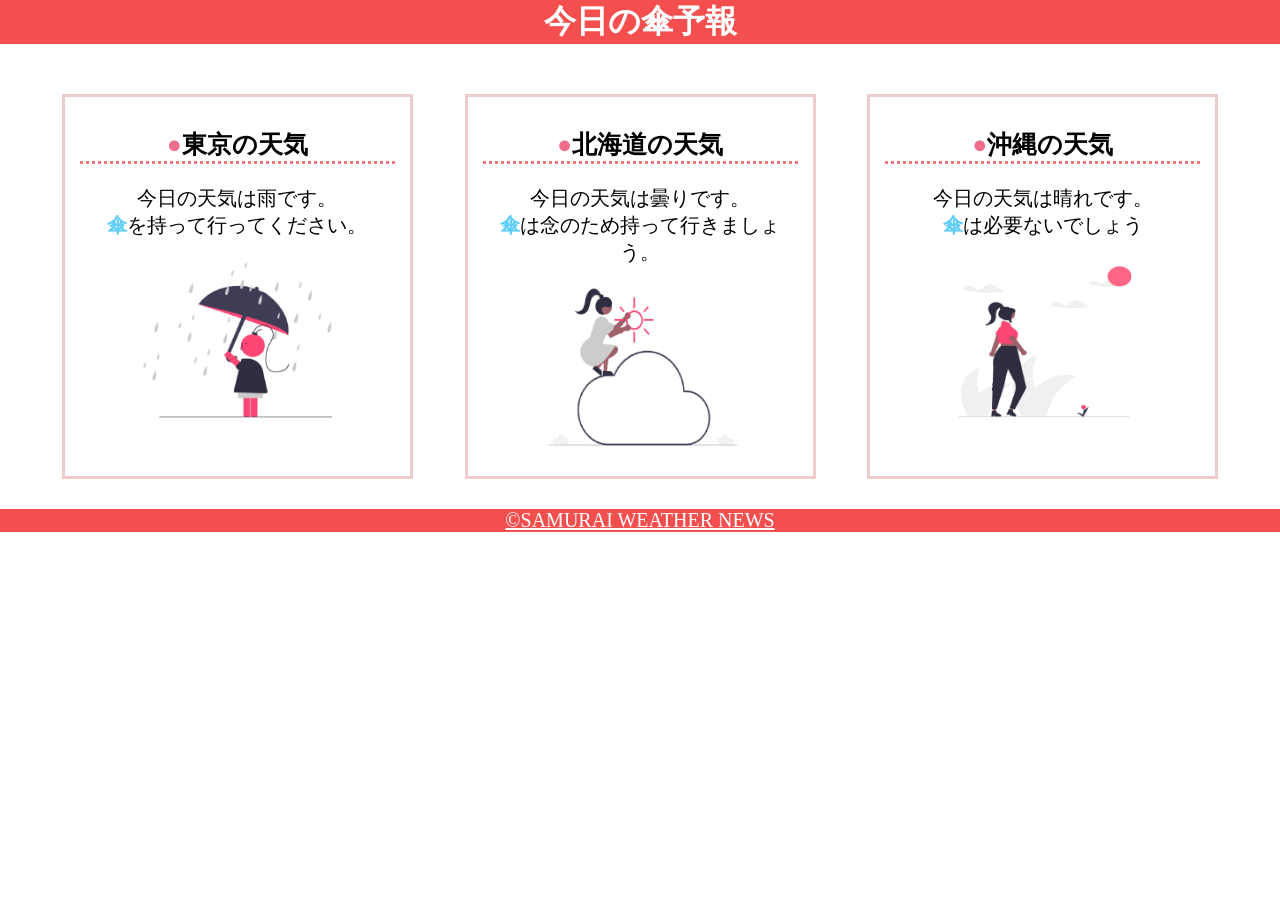
<file: kadai_022/kadai_022.html>
<!DOCTYPE html>
<html>
    <head>
        <meta charset="UTF-8">
        <meta name="viewport" content="width=device-width, initial-scale=1.0">
        <link rel="stylesheet" href="style.css">
        <meta name="description" content="このページは22章の課題です。">
        <title>22章課題</title>
    </head>
    <body>
       
        <header>
            <h1>今日の傘予報</h1>
        </header>  
 
        <main>

            <div id="parent">
                <div class="contents">
                    <h2>東京の天気</h2>
                    <p>今日の天気は雨です。</p>
                    <p>傘を持って行ってください。</p>
                    <img src="images/rainy.png" alt="雨">
                </div>
 
                <div class="contents">
                    <h2>北海道の天気</h2>
                    <p>今日の天気は曇りです。</p>
                    <p>傘は念のため持って行きましょう。</p>
                    <img src="images/cloudy.png" alt="曇り">
                </div>
 
                <div class="contents">
                    <h2>沖縄の天気</h2>
                    <p>今日の天気は晴れです。</p>
                    <p>傘は必要ないでしょう</p>
                    <img src="images/sunny.png" alt="晴れ">
                </div>

            </div>    
 
        </main>
 
        <footer>
            <a href="https://www.sejuku.net/corp/">&copy;SAMURAI WEATHER NEWS</a>
         </footer>
 
    </body>
</html>
</file>
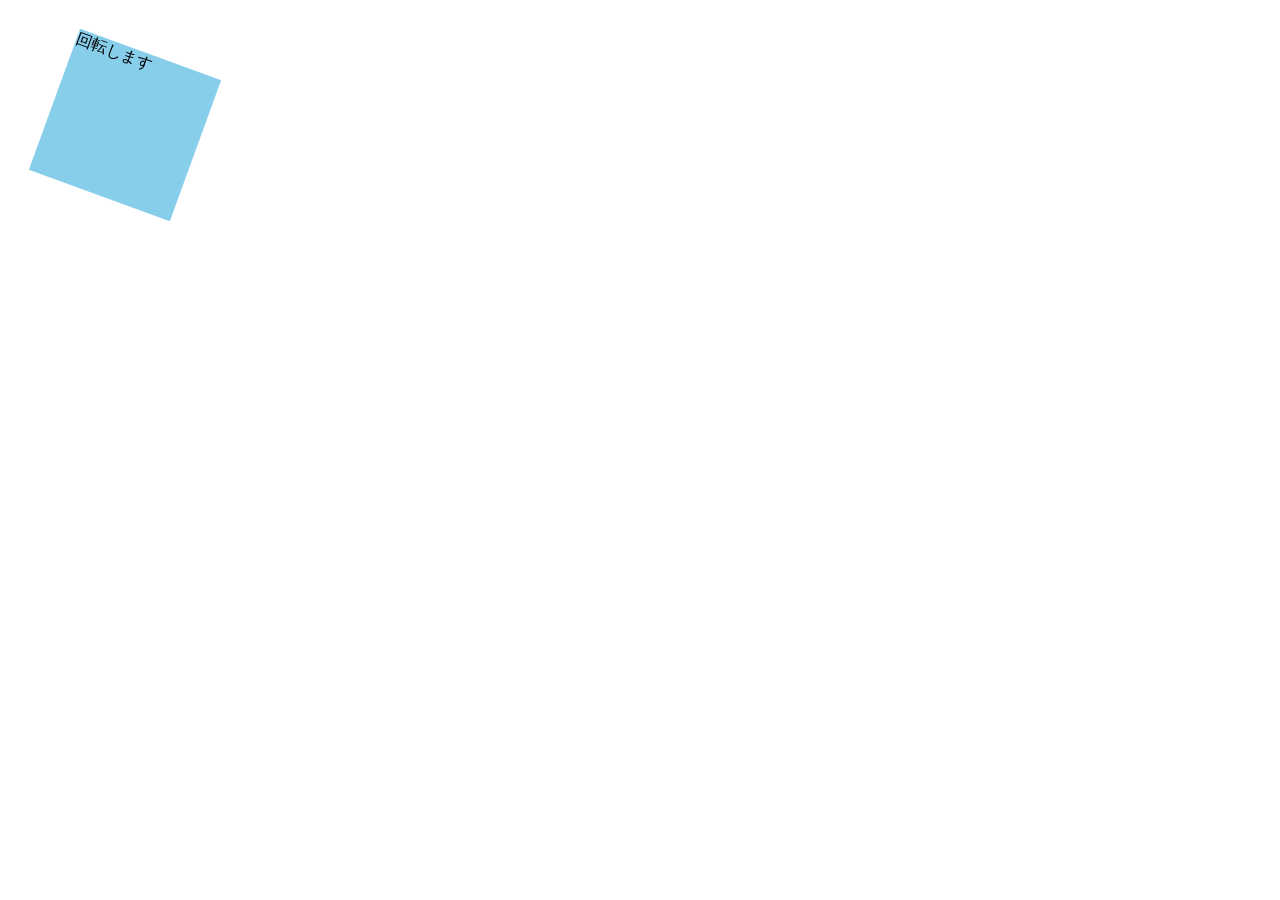
<file: kadai_mdn_css/mdn.html>
<!DOCTYPE html>
<html>

<head>
    <style>
        div {
            position: absolute;
            left: 50px;
            top: 50px;
            width: 150px;
            height: 150px;
            background-color: skyblue;
            
            transform: rotate(20deg);

        }
    </style>
</head>

<body>
    <div>
        回転します
    </div>

</body>

</html>
</file>
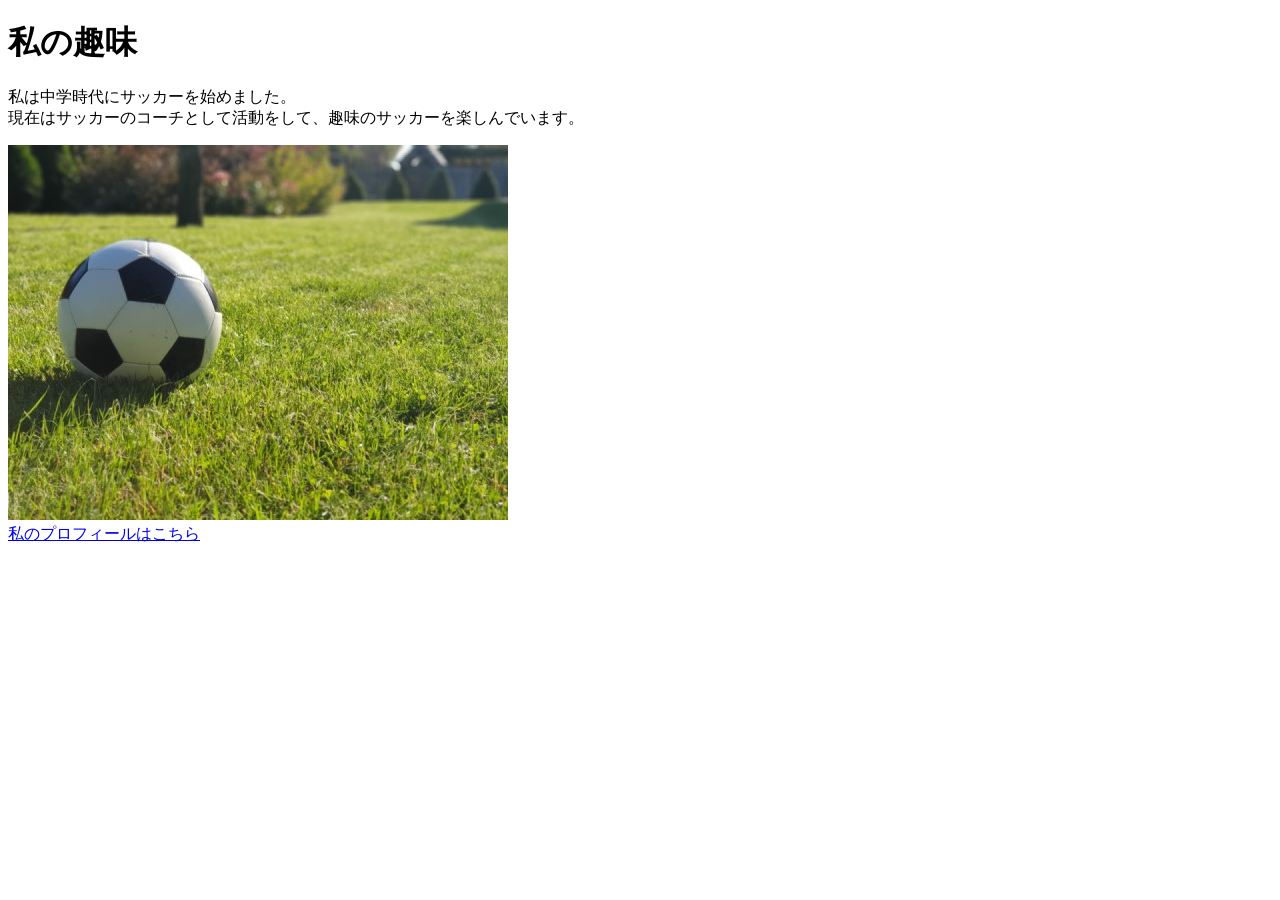
<file: kadai_005/html/kadai_005.html>
<!DOCTYPE html>
<html>
<head>
  <title>5章課題</title>
  <meta name="description" content="このページは5章の課題です。">
  <meta charset="UTF-8">
</head>
<body>
  <h1>私の趣味</h1>
  <p>私は中学時代にサッカーを始めました。<br>
    現在はサッカーのコーチとして活動をして、趣味のサッカーを楽しんでいます。
  </p>
<img src="../images/sample.jpg" alt="サッカーボール"><br>
  <a href="https://x.com/samuraijuku">私のプロフィールはこちら</a>
</body>
</html>
</file>
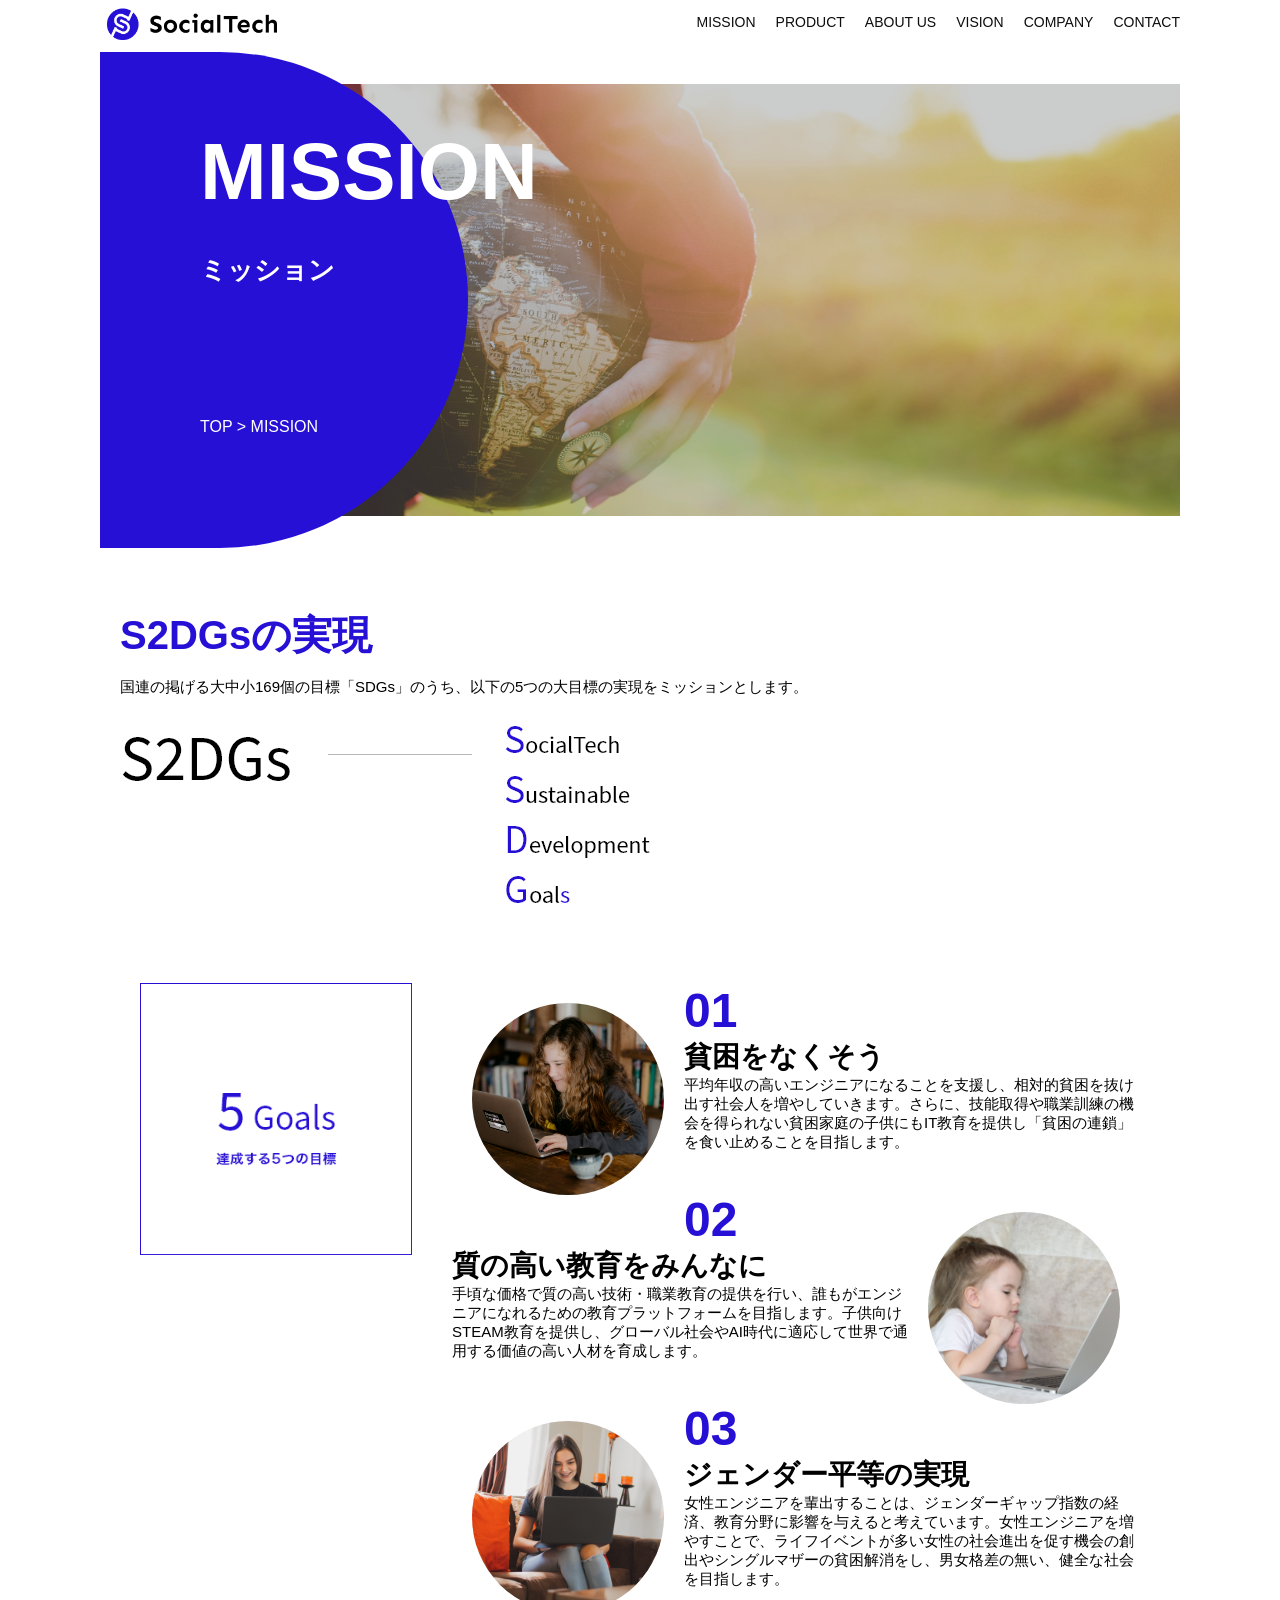
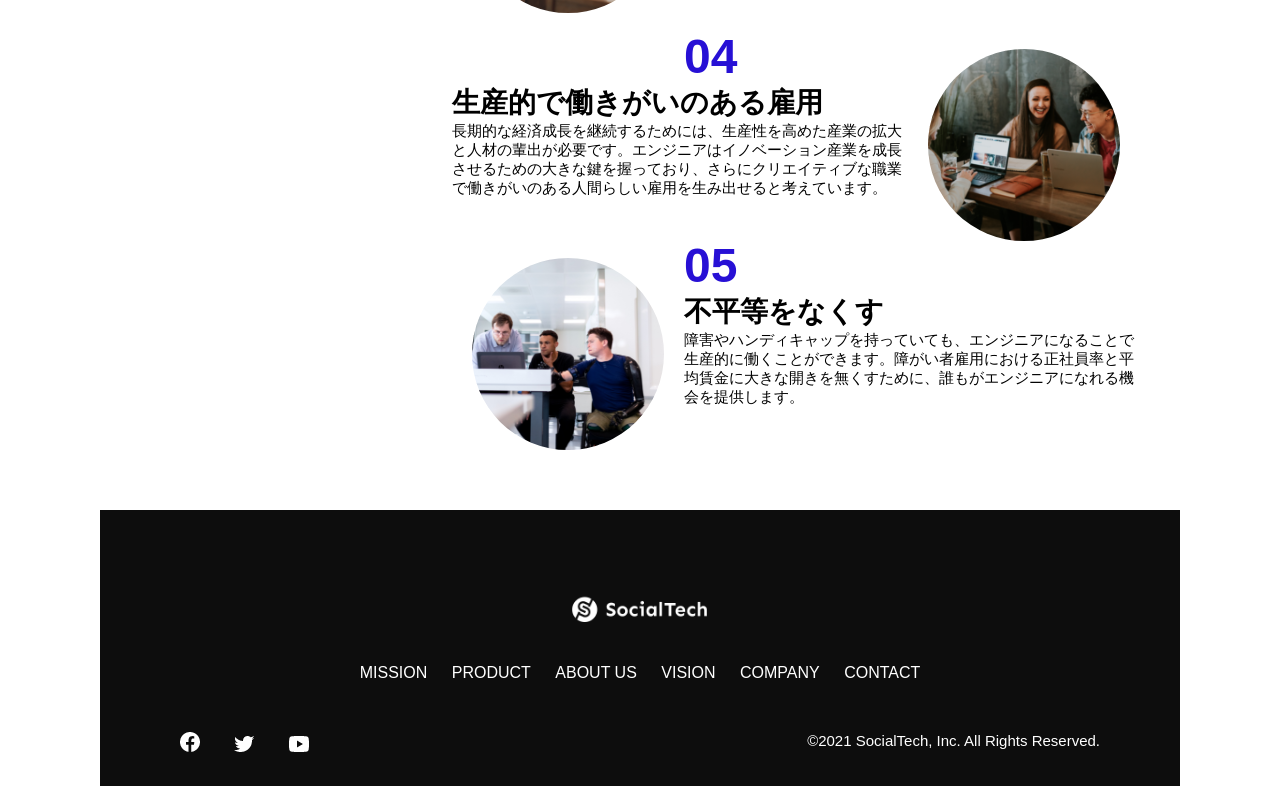
<file: kadai_tutorial_output/socialtech/mission.html>
<!DOCTYPE html>
<html>
  <head>
    <title>SocialTech - MISSION ミッション -</title>
    <meta charset="utf-8">
    <meta name="description" content="SocialTechが目指す5つの目標（S2DGs）を紹介します">
    <meta name="viewport" content="width=device-width, initial-scale=1.0">
    <link rel="stylesheet" href="style.css">
  </head>

  <body>
    <!-- ヘッダー -->
    <header>
      <!-- ロゴ -->
      <a href="index.html" id="logo">
        <img src="images/logo.png" alt="トップページに戻る">
      </a>

      <!-- PC用ナビゲーション -->
      <nav id="nav-pc">
        <ul>
          <li><a href="mission.html">MISSION</a></li>
          <li><a href="product.html">PRODUCT</a></li>
          <li><a href="index.html#aboutus">ABOUT US</a></li>
          <li><a href="index.html#vision">VISION</a></li>
          <li><a href="index.html#company">COMPANY</a></li>
          <li><a href="index.html#contact">CONTACT</a></li>
        </ul>
      </nav>

      <!-- スマホ用メニューボタン -->
      <button id="menu-sp" onclick="document.getElementById('nav-sp').style.display = 'block'">
        <img src="images/button-menu.png" alt="ナビゲーションを開く">
      </button>

      <!-- スマホ用ナビゲーション -->
      <div id="nav-sp">
        <button id="close" onclick="document.getElementById('nav-sp').style.display = 'none'">
          <img src="images/button-close.png" alt="ナビゲーションを閉じる">
        </button>

        <nav>
          <ul>
            <li>
              <a id="logo-sp" href="index.html" onclick="document.getElementById('nav-sp').style.display = 'none'"><img src="images/logo-sp.png" alt="トップページに戻る"></a>
            </li>
            <li><a class="menu" href="mission.html" onclick="document.getElementById('nav-sp').style.display = 'none'">MISSION</a></li>
            <li><a class="menu" href="product.html" onclick="document.getElementById('nav-sp').style.display = 'none'">PRODUCT</a></li>
            <li><a class="menu" href="index.html#aboutus" onclick="document.getElementById('nav-sp').style.display = 'none'">ABOUT US</a></li>
            <li><a class="menu" href="index.html#vision" onclick="document.getElementById('nav-sp').style.display = 'none'">VISION</a></li>
            <li><a class="menu" href="index.html#company" onclick="document.getElementById('nav-sp').style.display = 'none'">COMPANY</a></li>
            <li><a class="menu" href="index.html#contact" onclick="document.getElementById('nav-sp').style.display = 'none'">CONTACT</a></li>
          </ul>
        </nav>
        <div id="sns">
          <a href="https://www.facebook.com/sejuku2013">
            <img src="images/button-facebook.png" alt="Facebookのリンク">
          </a>
          <a href="https://twitter.com/samuraijuku">
            <img src="images/button-twitter.png" alt="Twitterのリンク">
          </a>
          <a href="https://www.youtube.com/channel/UCCFOQO5aDK0xXam4cUQXT8g">
            <img src="images/button-youtube.png" alt="YouTubeのリンク">
          </a>
        </div>
      </div>
    </header>

    <main>
      <article>
        <section id="mission-main">
          <div class="mission-main-inner">
            <div id="mission-title">
              <h1>MISSION<br><span>ミッション</span></h1>
              <p>TOP > MISSION</p>
            </div>
          </div>
        </section>

        <section id="mission-s2dgs">
          <h2 class="mission-h2">S2DGsの実現</h2>
          <p>国連の掲げる大中小169個の目標「SDGs」のうち、以下の5つの大目標の実現をミッションとします。</p>
          <img src="images/mission/mission-s2dgs.png" alt="S2DGs">
        </section>

        <section id="mission-five-goals">
          <div class="five-goals-image">
            <img src="images/mission/mission-5goals.png" alt="5Goals">
          </div>
          <div class="five-goals-read">
            <div>
              <img class="fivegoals-image-left" src="images/mission/mission-5goals01.png" alt="PCを操作する女の子">
              <span class="fivegoals-number">01</span>
              <h3 class="fivegoals-h3">貧困をなくそう</h3>
              <p class="fivegoals-p">平均年収の高いエンジニアになることを支援し、相対的貧困を抜け出す社会人を増やしていきます。さらに、技能取得や職業訓練の機会を得られない貧困家庭の子供にもIT教育を提供し「貧困の連鎖」を食い止めることを目指します。</p>
            </div>
            <div>
              <img class="fivegoals-image-right" src="images/mission/mission-5goals02.png" alt="PCを見つめる小さい女の子">
              <span class="fivegoals-number">02</span>
              <h3 class="fivegoals-h3">質の高い教育をみんなに</h3>
              <p class="fivegoals-p">手頃な価格で質の高い技術・職業教育の提供を行い、誰もがエンジニアになれるための教育プラットフォームを目指します。子供向けSTEAM教育を提供し、グローバル社会やAI時代に適応して世界で通用する価値の高い人材を育成します。</p>
            </div>
            <div>
              <img class="fivegoals-image-left" src="images/mission/mission-5goals03.png" alt="PCを操作する女性">

              <span class="fivegoals-number">03</span>
              <h3 class="fivegoals-h3">ジェンダー平等の実現</h3>
              <p class="fivegoals-p">女性エンジニアを輩出することは、ジェンダーギャップ指数の経済、教育分野に影響を与えると考えています。女性エンジニアを増やすことで、ライフイベントが多い女性の社会進出を促す機会の創出やシングルマザーの貧困解消をし、男女格差の無い、健全な社会を目指します。</p>
            </div>
            <div>
              <img class="fivegoals-image-right" src="images/mission/mission-5goals04.png" alt="笑顔で話し合う3人の男女">
              <span class="fivegoals-number">04</span>
              <h3 class="fivegoals-h3">生産的で働きがいのある雇用</h3>
              <p class="fivegoals-p">長期的な経済成長を継続するためには、生産性を高めた産業の拡大と人材の輩出が必要です。エンジニアはイノベーション産業を成長させるための大きな鍵を握っており、さらにクリエイティブな職業で働きがいのある人間らしい雇用を生み出せると考えています。</p>
            </div>
            <div>
              <img class="fivegoals-image-left" src="images/mission/mission-5goals05.png" alt="障害を持つ男性が生き生きと働く様子">
              <span class="fivegoals-number">05</span>
              <h3 class="fivegoals-h3">不平等をなくす</h3>
              <p class="fivegoals-p">障害やハンディキャップを持っていても、エンジニアになることで生産的に働くことができます。障がい者雇用における正社員率と平均賃金に大きな開きを無くすために、誰もがエンジニアになれる機会を提供します。</p>
            </div>
          </div>
        </section>
      </article>
    </main>

    <footer>
      <div id="footer-logo">
        <img src="images/logo-sp.png" alt="SocialTech">
      </div>
      <div id="footer-link">
        <a href="mission.html">MISSION</a>
        <a href="product.html">PRODUCT</a>
        <a href="index.html#aboutus">ABOUT US</a>
        <a href="index.html#vision">VISION</a>
        <a href="index.html#company">COMPANY</a>
        <a href="index.html#contact">CONTACT</a>
      </div>
      <div id="sns-footer">
        <div class="sns-btns">
          <a href="https://www.facebook.com/sejuku2013"><img src="images/button-facebook.png" alt="Facebookのリンク"></a>
          <a href="https://twitter.com/samuraijuku"><img src="images/button-twitter.png" alt="Twitterのリンク"></a>
          <a href="https://www.youtube.com/channel/UCCFOQO5aDK0xXam4cUQXT8g"><img src="images/button-youtube.png" alt="YouTubeのリンク"></a>
        </div>
        <p id="copyright">&copy;2021 SocialTech, Inc. All Rights Reserved.</p>
      </div>
    </footer>

  </body>
</html>
</file>
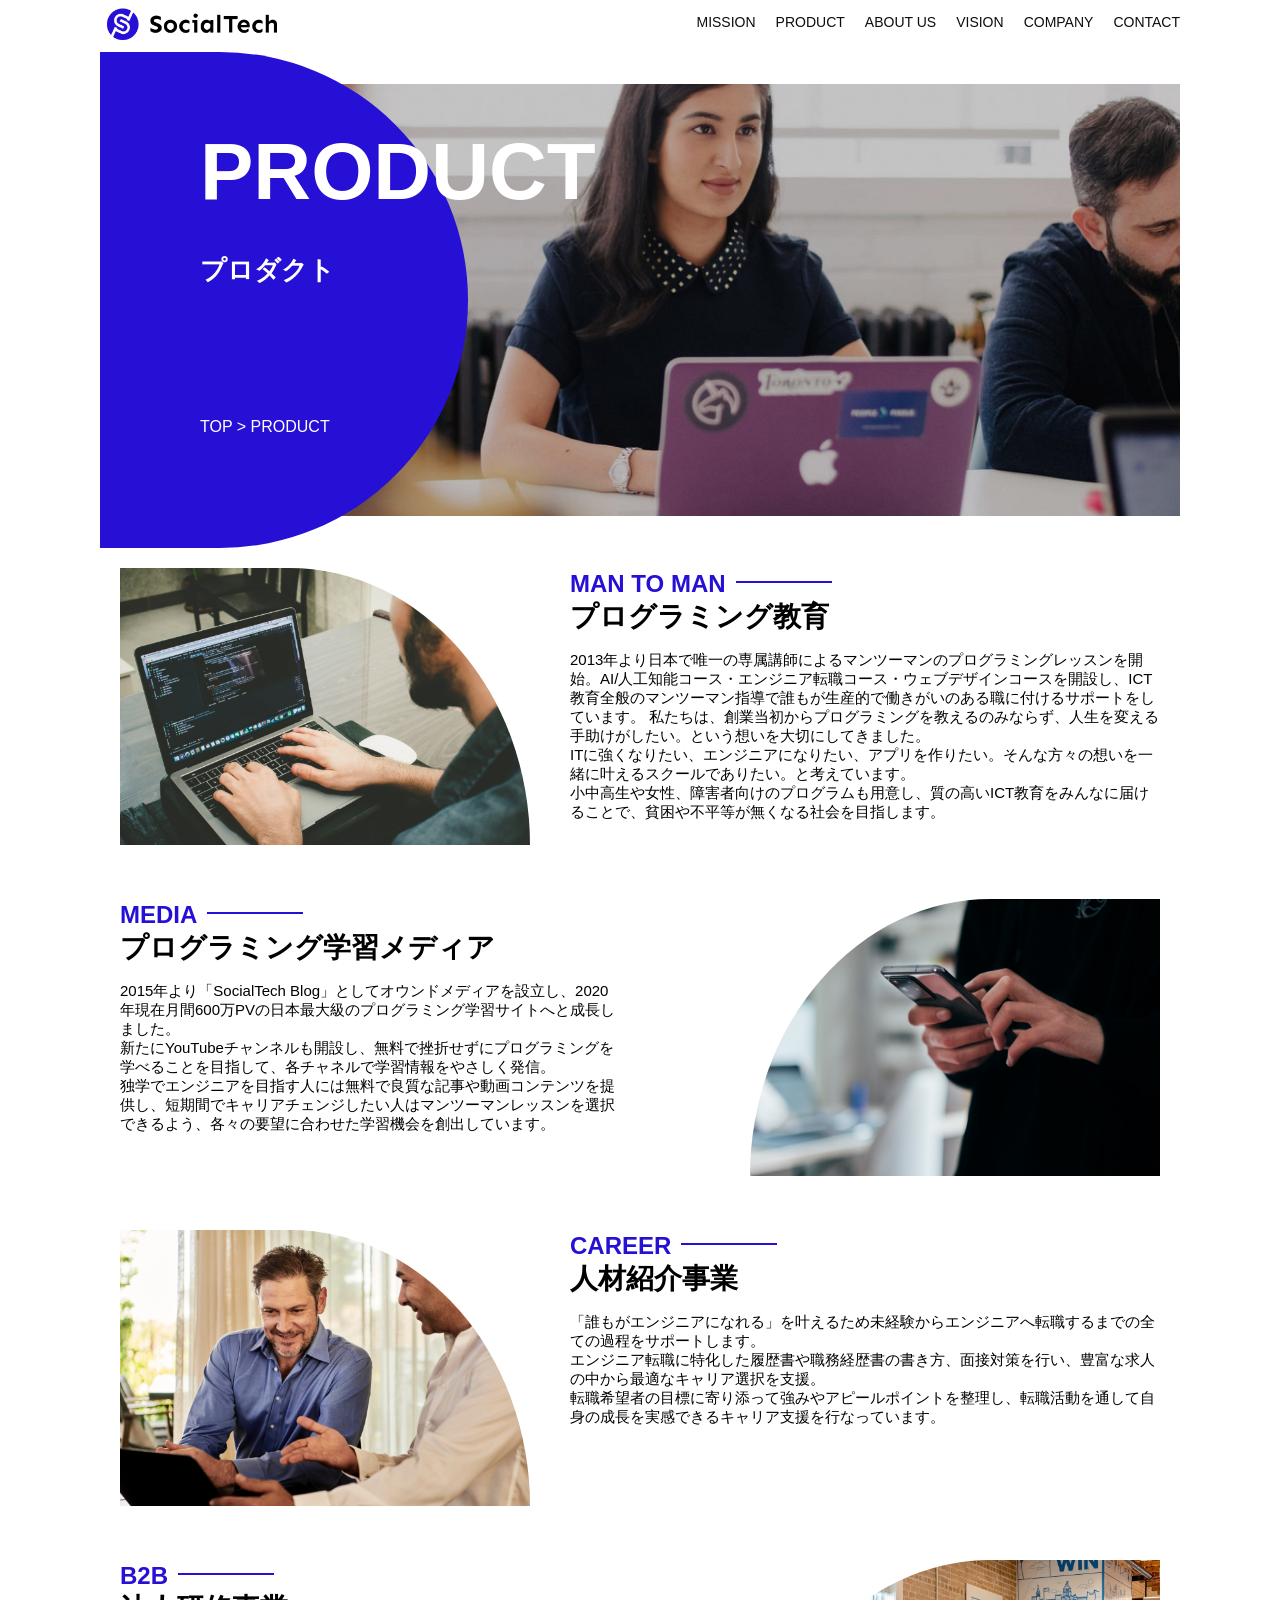
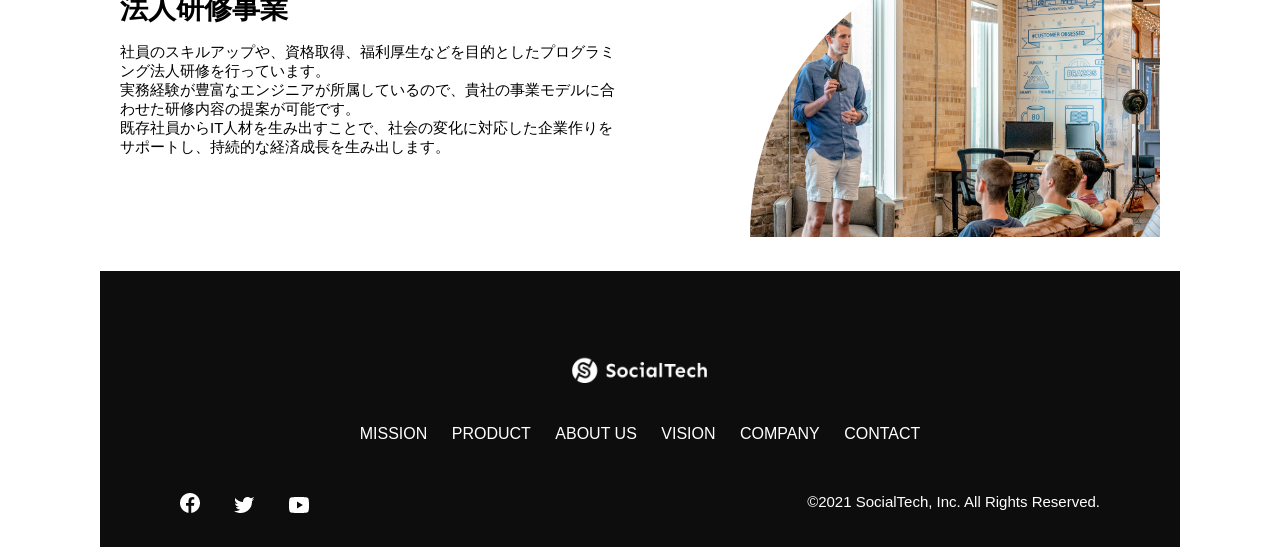
<file: kadai_tutorial_output/socialtech/product.html>
<!DOCTYPE html>
<html>
  <head>
    <title>SocialTech -PRODUCT プロダクト-</title>
    <meta charset="utf-8">
    <meta name="description" content="SocialTechの4つのプロダクトを紹介します">
    <meta name="viewport" content="width=device-width, initial-scale=1.0">
    <link rel="stylesheet" href="style.css">
  </head>

  <body>
    <!-- ヘッダー -->
    <header>
      <!-- ロゴ -->
      <a href="index.html" id="logo">
        <img src="images/logo.png" alt="トップページに戻る">
      </a>

      <!-- PC用ナビゲーション -->
      <nav id="nav-pc">
        <ul>
          <li><a href="mission.html">MISSION</a></li>
          <li><a href="product.html">PRODUCT</a></li>
          <li><a href="index.html#aboutus">ABOUT US</a></li>
          <li><a href="index.html#vision">VISION</a></li>
          <li><a href="index.html#company">COMPANY</a></li>
          <li><a href="index.html#contact">CONTACT</a></li>
        </ul>
      </nav>

      <!-- スマホ用メニューボタン -->
      <button id="menu-sp" onclick="document.getElementById('nav-sp').style.display = 'block'">
        <img src="images/button-menu.png" alt="ナビゲーションを開く">
      </button>

      <!-- スマホ用ナビゲーション -->
      <div id="nav-sp">
        <button id="close" onclick="document.getElementById('nav-sp').style.display = 'none'">
          <img src="images/button-close.png" alt="ナビゲーションを閉じる">
        </button>

        <nav>
          <ul>
            <li>
              <a id="logo-sp" href="index.html" onclick="document.getElementById('nav-sp').style.display = 'none'"><img src="images/logo-sp.png" alt="トップページに戻る"></a>
            </li>
            <li><a class="menu" href="mission.html" onclick="document.getElementById('nav-sp').style.display = 'none'">MISSION</a></li>
            <li><a class="menu" href="product.html" onclick="document.getElementById('nav-sp').style.display = 'none'">PRODUCT</a></li>
            <li><a class="menu" href="index.html#aboutus" onclick="document.getElementById('nav-sp').style.display = 'none'">ABOUT US</a></li>
            <li><a class="menu" href="index.html#vision" onclick="document.getElementById('nav-sp').style.display = 'none'">VISION</a></li>
            <li><a class="menu" href="index.html#company" onclick="document.getElementById('nav-sp').style.display = 'none'">COMPANY</a></li>
            <li><a class="menu" href="index.html#contact" onclick="document.getElementById('nav-sp').style.display = 'none'">CONTACT</a></li>
          </ul>
        </nav>
        <div id="sns">
          <a href="https://www.facebook.com/sejuku2013">
            <img src="images/button-facebook.png" alt="Facebookのリンク">
          </a>
          <a href="https://twitter.com/samuraijuku">
            <img src="images/button-twitter.png" alt="Twitterのリンク">
          </a>
          <a href="https://www.youtube.com/channel/UCCFOQO5aDK0xXam4cUQXT8g">
            <img src="images/button-youtube.png" alt="YouTubeのリンク">
          </a>
        </div>
      </div>
    </header>

    <main>
      <article>
        <section id="product-main">
          <div class="product-main-inner">
            <div id="product-title">
              <h1>PRODUCT<br><span>プロダクト</span></h1>
              <p>TOP > PRODUCT</p>
            </div>
          </div>
        </section>

        <section class="product-section product-section-left">
          <div class="product-section-img">
            <img src="images/product/product-mantoman.png" alt="PCでコードを書く男性">
          </div>
          <div class="product-read">
            <h2 class="product-h2">MAN TO MAN</h2>
            <h3 class="product-h3">プログラミング教育</h3>
            <p>
              2013年より日本で唯一の専属講師によるマンツーマンのプログラミングレッスンを開始。AI/人工知能コース・エンジニア転職コース・ウェブデザインコースを開設し、ICT教育全般のマンツーマン指導で誰もが生産的で働きがいのある職に付けるサポートをしています。 私たちは、創業当初からプログラミングを教えるのみならず、人生を変える手助けがしたい。という想いを大切にしてきました。<br>ITに強くなりたい、エンジニアになりたい、アプリを作りたい。そんな方々の想いを一緒に叶えるスクールでありたい。と考えています。<br>小中高生や女性、障害者向けのプログラムも用意し、質の高いICT教育をみんなに届けることで、貧困や不平等が無くなる社会を目指します。
            </p>
          </div>
        </section>

        <section class="product-section product-section-right">
          <div class="product-read">
            <h2 class="product-h2">MEDIA</h2>
            <h3 class="product-h3">プログラミング学習メディア</h3>
            <p>2015年より「SocialTech Blog」としてオウンドメディアを設立し、2020年現在月間600万PVの日本最大級のプログラミング学習サイトへと成長しました。<br>新たにYouTubeチャンネルも開設し、無料で挫折せずにプログラミングを学べることを目指して、各チャネルで学習情報をやさしく発信。<br>独学でエンジニアを目指す人には無料で良質な記事や動画コンテンツを提供し、短期間でキャリアチェンジしたい人はマンツーマンレッスンを選択できるよう、各々の要望に合わせた学習機会を創出しています。</p>
          </div>
          <div class="product-section-img">
            <img src="images/product/product-media.png" alt="スマートフォンを操作する人">
          </div>
        </section>

        <section class="product-section product-section-left">
          <div class="product-section-img">
            <img src="images/product/product-career.png" alt="笑顔で話し合う2人の男性">
          </div>
          <div class="product-read">
            <h2 class="product-h2">CAREER</h2>
            <h3 class="product-h3">人材紹介事業</h3>
            <p>「誰もがエンジニアになれる」を叶えるため未経験からエンジニアへ転職するまでの全ての過程をサポートします。<br>エンジニア転職に特化した履歴書や職務経歴書の書き方、面接対策を行い、豊富な求人の中から最適なキャリア選択を支援。<br>転職希望者の目標に寄り添って強みやアピールポイントを整理し、転職活動を通して自身の成長を実感できるキャリア支援を行なっています。<br></p>
          </div>
        </section>

        <section class="product-section product-section-right">
          <div class="product-read">
            <h2 class="product-h2">B2B</h2>
            <h3 class="product-h3">法人研修事業</h3>
            <p>社員のスキルアップや、資格取得、福利厚生などを目的としたプログラミング法人研修を行っています。<br>実務経験が豊富なエンジニアが所属しているので、貴社の事業モデルに合わせた研修内容の提案が可能です。<br>既存社員からIT人材を生み出すことで、社会の変化に対応した企業作りをサポートし、持続的な経済成長を生み出します。</p>
          </div>
          <div class="product-section-img">
            <img src="images/product/product-b2b.png" alt="講演中の男性とそれを聴く人々">
          </div>
        </section>
      </article>
    </main>

    <footer>
      <div id="footer-logo">
        <img src="images/logo-sp.png" alt="SocialTech">
      </div>
      <div id="footer-link">
        <a href="mission.html">MISSION</a>
        <a href="product.html">PRODUCT</a>
        <a href="index.html#aboutus">ABOUT US</a>
        <a href="index.html#vision">VISION</a>
        <a href="index.html#company">COMPANY</a>
        <a href="index.html#contact">CONTACT</a>
      </div>
      <div id="sns-footer">
        <div class="sns-btns">
          <a href="https://www.facebook.com/sejuku2013"><img src="images/button-facebook.png" alt="Facebookのリンク"></a>
          <a href="https://twitter.com/samuraijuku"><img src="images/button-twitter.png" alt="Twitterのリンク"></a>
          <a href="https://www.youtube.com/channel/UCCFOQO5aDK0xXam4cUQXT8g"><img src="images/button-youtube.png" alt="YouTubeのリンク"></a>
        </div>
        <p id="copyright">&copy;2021 SocialTech, Inc. All Rights Reserved.</p>
      </div>
    </footer>
    
  </body>
</html>
</file>
<file: kadai_001/css/style.css>
* {
  box-sizing: border-box;
}

body {
  padding: 0px;
  margin: 0px;
  font-family: "Noto Sans JP", sans-serif;
  font-size: 18px;
}

p {
  margin: 0;
}

/* ヘッダー */
.header-inner {
  display: flex;
  flex-wrap: wrap;
  justify-content: space-between;
  align-items: center;
  margin: 30px auto;
  max-width: 960px;
}

.header-inner a {
  color: black;
  font-weight: bold;
  text-decoration: none;
}

/* 見出し */
h1 {
  margin: 0 0 0 20px;
  font-size: 34px;
  border: 1px solid black;
  padding: 0px 20px;
}

.home {
  text-decoration: none;
}

/* ナビゲーションメニュー */
nav .menu {
  display: flex;
  padding-left: 0;
}

nav li {
  margin: 0 20px;
  list-style: none;
}

nav a {
  font-size: 34px;
}

h2 {
  margin: 0;
  padding: 60px 0 40px;
  text-align: center;
  font-size: 34px;
}

p,
li {
  font-size: 18px;
}

/* 画像 */
img {
  margin: 0 auto;
  width: 100%;
}

/* About */
.about-inner {
  padding:  80px 0 40px;
  display: flex;
  flex-wrap: wrap;
  align-items: center;
  margin: 20px auto;
  max-width: 960px;
}

/* 名前 */
.name {
  font-size: 24px;
  font-weight: bold;
}

/* 丸くトリミングする画像 */
.circle {
  border-radius: 50%;
  width: 280px;
  height: 280px;
}

/* プロフィールの説明 */
.content {
  margin: 0 auto;
  padding: 0 20px;
}

/* Works */
.works-inner {
  display: flex;
  flex-wrap: wrap;
  justify-content: center;
  margin: 0 auto;
  max-width: 960px;
}

/* Worksの画像と説明 */
.item {
  margin: 0 10px;
  padding-bottom: 60px;
  width: 25%;
}

/* フッター */
footer p {
  text-align: center;
  padding-bottom: 20px;
}

@media (max-width: 767px) {
  h1 {
    font-size: 28px;
  }
  
  h2 {
    padding: 30px 0 20px;
    font-size: 28px;
  }

  nav li {
    margin: 0 10px;
  }

  nav a {
    font-size: 21px;
  }

  .item {
    width: 100%;
    text-align: center;
    padding-bottom: 40px;
  }
}
</file>
<file: kadai_013/style.css>
/* 全体フォント */
body {
  font-family: 'Yu Gothic', 'Hiragino Kaku Gothic Pro', sans-serif;
  margin: 0;
}
#nav-pc a {
font-family: "Yu Gothic", "Helvetica Neue", Arial, sans-serif;
  font-size: 16px;
  letter-spacing: 1px;
  font-weight: 500;
}
img {
  max-width: 100%;
  height: auto;
}

/* ヘッダー */
header {
  display: flex;
  justify-content: space-between;
  align-items:flex-start;
  padding:  20px 20px 0 20px;
  position: relative; 
}

.header-left {
  display: flex;
  flex-direction: column;
   margin: 0;
  padding: 0;
}
.header-left >img {
  display: block;
  margin-top: -15px; 

}

.brand-name {
  font-weight: 700;
  font-size: 18px;
  margin: 5px 0 0 0;
}

.catch-copy {
  font-size: 14px;
  margin-top: 3px;
}

/* PCナビ */
#nav-pc ul {
  display: flex;
  padding-left: 0;
  margin: 0; 
}

#nav-pc li {
  list-style: none;
}

#nav-pc a {
  text-decoration: none;
  margin-left: 20px;
  color: #0d0d0d;
   display: flex;          
  align-items: center;   
  height: 100%;    
}

#nav-pc a:hover {
  text-decoration: underline;
}

/* SP初期非表示 */
#menu-sp {
  display: none;
}

#nav-sp {
  display: none;
}

/* スマホ */
@media screen and (max-width: 767px) {

  body {
    min-width: 375px;
  }

  #nav-pc {
    display: none;
  }

  #menu-sp {
    display: block;
    position: absolute;
    right: 20px;
    top: 20px;
  }

  #nav-sp {
    background-color: #ce933e;
    position: fixed;
    left: 0;
    top: 0;
    height: 100%;
    width: 100%;
    display: none;
    z-index: 100;
  }

  #nav-sp ul {
    padding-left: 0;
  }

  #nav-sp li {
    list-style: none;
  }

  #close {
    position: absolute;
    top: 20px;
    right: 20px;
  }

  #logo-sp {
    margin: 80px 0 30px 20px;
  }

  #nav-sp a {
    display: block;
    color: #ffffff;
    text-decoration: none;
  }

  #nav-sp a:hover {
    text-decoration: underline;
  }

  #nav-sp .menu {
    margin: 0 20px;
    height: 44px;
    font-size: 16px;
    background-image: url("images/arrow.png");
    background-repeat: no-repeat;
    background-position: right center;
  }
}
</file>
<file: kadai_tutorial_output/socialtech/style.css>
/* PC、スマホ共通スタイル */
* {
  box-sizing: border-box;
}

p {
  font-size: 15px;
}

body {
  max-width: 1080px;
  margin: 0 auto 0 auto;
  font-family: "Source Sans Pro", "Hiragino Kaku Gothic ProN", Meiryo, Arial, sans-serif;
}
  
/* ヘッダー */
header {
  display: flex;
  justify-content: space-between;
}

/* ナビゲーションのレイアウト */
#nav-pc {
  font-size: 14px;
}

#nav-pc ul {
  display: flex;
  padding-left: 0;
}

#nav-pc li {
  list-style: none;
}

/* ナビゲーションのリンクの装飾設定 */
#nav-pc a {
  text-decoration: none;
  margin-left: 20px;
  color: #0d0d0d;
}

#nav-pc a:hover {
  text-decoration: underline;
}

/* スマホ用ナビを非表示 */
#nav-sp,
#menu-sp {
  display: none;
}

/* メインビジュアル*/
#main-visual {
  position: relative;
  height: 400px;
}

#main-message {
  position: absolute;
  top: 0;
  left: 0;
  background-color: #2710d5;
  color: #ffffff;
  border-radius: 0 0 476px 0;
  max-width: 620px;
  height: 100%;
  width: 100%;
  z-index: 11;
}

#main-message h1 {
  font-size: 60px;
  margin: 100px 0 0 50px;
}

#main-message > p {
  font-size: 28px;
  margin: 0 0 0 50px;
}

#main-visual > img {
  max-width: 620px;
  border-radius: 476px 0 0 0;
  position: absolute;
  top: 0;
  right: 0;
  z-index: 10;
}

/*見出し*/
h2 {
  margin: 40px 0 0 0;
}

h2::after {
  content: url("images/line.png");
  margin-left: 10px;
}

h3 {
  font-size: 27px;
}

/* ミッション */
#mission {
  margin: 80px auto 80px auto;
}

#mission-flex {
  display: flex;
}

#mission-flex > div {
  width: 50%;
  margin: 20px;
}

#mission-photo {
  width: 100%;
}

#s2dgs {
  margin-top: 50px;
  width: 100%;
}

/* プロダクト */
#product {
  background-color: #fafafa;
  margin: 80px 0 80px 0;
  padding: 10px 40px 0px 40px;
}

/* 外枠 */
#product .product-flex {
  margin-top: 40px;
  display: flex;
}

/* 左のカラム */
#product-left {
  width: 50%;
  margin-right: 20px;
}

/* 右のカラム */
#product-right {
  width: 50%;
  margin-left: 20px;
  margin-top: 80px;
}

/* 写真＋説明の枠 */
#product-left > div {
  position: relative;
  height: 480px;
  margin-right: 20px;
}

#product-right > div {
  position: relative;
  height: 480px;
  margin-left: 20px;
}

/* 写真*/
.product-photo {
  width: 100%;
}

/* 説明文の枠 */
.product-explain {
  background-color: #ffffff;
  position: absolute;
  left: 0;
  bottom: 50px;
  margin: 0 40px 0 40px;
  padding: 20px;
  box-shadow: 5px 5px 10px rgba(0, 0, 0, 0.05);
}

/* 説明文の英語 */
.product-explain > span {
  color: #2710d5;
  font-weight: bold;
  font-size: 16px;
  margin: 0px;
}

/* 説明文の見出し */
.product-explain > h3 {
  margin: 5px 0 5px 0;
}

/* 説明文 */
.product-explain > p {
  font-size: 14px;
  margin: 0;
}

/* もっと見るボタン */
#product-more {
  text-align: center;
}

#product-more a {
  position: relative;
  bottom: -42px;
}

/* ABOUT US */
#aboutus {
  margin: 80px auto 80px auto;
}

/* ３つの組織文化と写真を入れる枠 */
#aboutus > div {
  display: flex;
}

/* 写真 */
.culture-img {
  width: 50%;
  align-self: flex-start;
}

.culture-img2 {
  margin-top: 50px;
  width: 100%;
}

/* 3つの組織文化の表 */
.culture-table {
  margin-right: 50px;
}

/* 番号 */
.culture-num {
  font-size: 80px;
  color: #2710d5;
  padding: 0 20px 0 0;
}

/* 見出し */
.culture-table th {
  text-align: left;
  font-size: 28px;
  font-weight: bold;
}

/* 組織文化英語 */
.culture-en {
  color: #2710d5;
  font-size: 24px;
}

/* 説明文 */
.culture-description {
  margin: 0;
}

/* ビジョン */
#vision {
  margin: 80px auto 80px auto;
}

/* セクション内の外枠*/
#vision > div {
  display: flex;
  justify-content: space-between;
  flex-wrap: wrap;
}

/*7つの行動指針の枠*/
.vision-box {
  width: 300px;
  height: 300px;
  margin-bottom: 30px;
  position: relative;
}

.vision-box > img {
  width: 100%;
  position: relative;
  z-index: 30;
}

.vision-box > div {
  position: absolute;
  top: 0;
  left: 0;
  z-index: 31;
  margin-right: 20px;
}

.vision-box > div > h4 {
  color: #2710d5;
  font-size: 19px;
  margin: 80px 0 0 0;
}

.vision-box > div > h4::first-letter {
  font-size: 40px;
}

.vision-box > div > h5 {
  font-size: 20px;
  margin: 0 0 0 0;
}

.vision-box > div > p {
  margin: 10px 0 0 0;
}

/*会社概要*/
#company {
  margin: 80px auto 80px auto;
}

#company-table {
  width: 100%;
}

.tableheader {
  text-align: left;
  padding: 20px;
  border-bottom-color: #2710d5;
  border-bottom-width: 1px;
  border-bottom-style: solid;
  width: 100px;
}

.tableheader-first {
  border-top-color: #2710d5;
  border-top-width: 1px;
  border-top-style: solid;
}

.cell {
  padding: 30px;
  border-bottom-color: #ececec;
  border-bottom-width: 1px;
  border-bottom-style: solid;
}

.cell-first {
  border-top-color: #ececec;
  border-top-width: 1px;
  border-top-style: solid;
}

#company > iframe {
  width: 100%;
  height: 368px;
  margin-top: 40px;
}

/* お問い合わせ */
#contact {
  margin: 80px auto 80px auto;
}

/* 外枠 */
#contact > form > div {
  display: flex;
  flex-direction: row;
  flex-wrap: wrap;
  padding-bottom: 30px;
}

/* 左列　見出し */
.contact-heading {
  width: 240px;
  align-self: center;
}

/* 見出しのラベル */
.contact-label {
  font-weight: bold;
}

/* 必須 */
.contact-span {
  color: #ce2222;
  margin: 0 0 0 20px;
  font-weight: bold;
}

/* テキストボックス */
.contact-textbox {
  border-top: 0px;
  border-left: 0px;
  border-right: 0px;
  border-bottom-width: 1px;
  border-bottom-color: #707070;
  border-style: solid;
  background-color: #fafafa;
  height: 56px;
  width: 400px;
}

/* お問い合わせ内容のテキストエリア */
.contact-textarea {
  border-top: 0px;
  border-left: 0px;
  border-right: 0px;
  border-bottom-width: 1px;
  border-bottom-color: #707070;
  background-color: #fafafa;
  width: 400px;
  height: 200px;
}

/* 個人情報の取り扱い */
#contact dt {
  font-weight: bold;
}

#contact dd {
  margin: 0 0 16px 0;
}

#contact dd p {
  margin: 0;
}

#contact dd ul {
  padding-left: 0;
}

#contact dd li {
  margin-bottom: 0;
  list-style: none;
}

/* フッター */
footer {
  background-color: #0d0d0d;
  text-align: center;
  padding: 80px 80px 30px 80px;
}

#footer-logo {
  margin-bottom: 30px;
}

#footer-link {
  margin-bottom: 50px;
}

#footer-link > a {
  text-decoration: none;
  margin: 10px;
  color: #ffffff;
}

#footer-link > a:hover {
  text-decoration: underline;
}

#sns-footer {
  display: flex;
  justify-content: space-between;
}

#sns-footer a {
  margin-right: 30px;
}

#copyright {
  color: #ffffff;
  margin: 0;
}

/* mission.html用スタイル */
/* ミッションのメインビジュアル */
.mission-main-inner {
  background-image: url("images/mission/mission-main.png");
  background-repeat: no-repeat;
  background-position-y: center;
}

#mission-title {
  background-color: #2710d5;
  width: 368px;
  color: #ffffff;
  height: 496px;
  border-radius: 0 248px 248px 0;
  position: relative;
}

#mission-title h1 {
  position: absolute;
  top: 0;
  left: 100px;
  font-size: 80px;
  line-height: 1;
}

#mission-title h1 span {
  font-size: 26px;
}

#mission-title > p {
  position: absolute;
  top: 350px;
  left: 100px;
  font-size: 16px;
}

/* ミッションページ　S2DGSの設定 */
#mission-s2dgs {
  padding: 20px;
}

.mission-h2 {
  color: #2710d5;
  font-size: 40px;
}

.mission-h2::after {
  content: none;
}

/* ミッションページ　5つのゴールの設定 */
#mission-five-goals {
  padding: 20px;
  display: flex;
}

#mission-five-goals .five-goals-image {
  width: 30%;
  padding: 20px;
}

#mission-five-goals .five-goals-image img {
  width: 100%;
}

#mission-five-goals .five-goals-read {
  width: 70%;
  padding: 20px;
}

#mission-five-goals .five-goals-read > div {
  margin-bottom: 40px;
}

.fivegoals-image-right {
  float: right;
  margin: 20px;
}

.fivegoals-image-left {
  float: left;
  margin: 20px;
}

.fivegoals-number {
  color: #2710d5;
  font-size: 48px;
  font-weight: bold;
  margin: 0;
}

.fivegoals-h3 {
  font-size: 28px;
  margin: 0;
}

.fivegoals-p {
  margin: 0;
}

/* プロダクトページ */
.product-main-inner {
  background-image: url("images/product/product-main.png");
  background-repeat: no-repeat;
  background-position-y: center;
}

#product-title {
  background-color: #2710d5;
  width: 368px;
  color: #ffffff;
  height: 496px;
  border-radius: 0 248px 248px 0;
  position: relative;
}

#product-title h1 {
  position: absolute;
  top: 0;
  left: 100px;
  font-size: 80px;
  line-height: 1;
}

#product-title h1 span {
  font-size: 26px;
}

#product-title > p {
  position: absolute;
  top: 350px;
  left: 100px;
  font-size: 16px;
}

/* セクション */
.product-section {
  display: flex;
  padding: 20px 20px 0;
}

.product-section .product-section-img {
  width: 450px;
}

/* 右が画像のセクション*/
.product-section-left .product-section-img img {
  width: 100%;
  padding: 0 40px 30px 0;
  border-radius: 0 432px 0 0;
}

.product-section-left .product-read {
  width: 50%;
  flex-grow: 1;
}

.product-section-left .product-read p {
  margin-bottom: 0;
}

/* 右が画像のセクション*/
.product-section-right {
  justify-content: space-between;
}

.product-section-right .product-section-img img {
  width: 100%;
  padding: 0 0 30px 40px;
  border-radius: 432px 0 0 0;
}

.product-section-right .product-read {
  width: 500px;
}

.product-h2 {
  color: #2710d5;
  font-size: 24px;
  margin: 0;
}

.product-h3 {
  font-size: 28px;
  margin: 0;
}

/*====================
 スマートフォン用のスタイル
=====================*/
@media screen and (max-width: 767px) {
  /* PC用ナビゲーション非表示 */
  #nav-pc {
    display: none;
  }

  /* ハンバーガーメニュー */
  #menu-sp {
    display: block;
    background-color: transparent;
    float: right;
    padding: 0;
    border: none;
  }

  /* スマホ用ナビゲーションの表示切替*/
  /* 初期状態、レイアウトと非表示設定 */
  #nav-sp {
    background-color: #2710d5;
    position: fixed;
    left: 0;
    top: 0;
    height: 100%;
    width: 100%;
    display: none;
    z-index: 100;
  }

  /* ×ボタン */
  #close {
    position: absolute;
    top: 20px;
    right: 20px;
    background-color: transparent;
    border: none;
  }

  #nav-sp nav ul {
    padding-left: 0;
  }

  #nav-sp nav li {
    list-style: none;
  }

  /* ナビゲーションメニュー用ロゴ */
  #logo-sp {
    margin: 80px 0 30px 20px;
  }

  /* ナビゲーションのリンクの装飾設定 */
  #nav-sp nav a {
    display: block;
    color: #ffffff;
  }

  #nav-sp nav a:hover {
    text-decoration: underline;
  }

  #nav-sp .menu {
    text-decoration: none;
    margin: 0 20px 0 20px;
    height: 44px;
    font-size: 16px;
    background-image: url("images/arrow.png");
    background-repeat: no-repeat;
    background-position: right top;
  }

  #sns {
    position: absolute;
    bottom: 20px;
    left: 20px;
  }

  #sns > a {
    margin-right: 30px;
  }

  /* メインビジュアル */
  #main-visual {
    position: relative;
    height: 470px;
  }

  #main-visual > div {
    text-align: center;
    height: 280px;
  }

  #main-visual h1 {
    font-size: 28px;
    margin: 90px 0 0 0;
  }

  #main-visual > div > p {
    margin: 0;
    font-size: 15px;
  }

  #main-visual > img {
    width: 100%;
    border-radius: 476px 0 0 0;
    top: auto;
    bottom: 0;
  }

  /*見出し*/
  h2 {
    margin: 15px 0 15px 0;
  }
  
  h3 {
    font-size: 24px;
    margin: 10px 0 0 0;
  }

  /* ミッション */
  #mission {
    margin: 20px 0 20px 0;
    padding: 0 20px 0 20px;
  }

  #mission-flex {
    flex-direction: column;
  }

  #mission-flex > div {
  width: 100%;
  margin: 0;
}

  /* プロダクト */
  #product {
    margin: 0;
    padding: 10px 20px 0 20px;
  }

  /* 外枠 */
  #product .product-flex {
    flex-direction: column;
    margin-top: 0;
  }

  /* 左右のカラム　スマホでは縦並び */
  #product-left,
  #product-right {
    width: 100%;;
    margin: 0;
  }

  /* 写真＋説明の枠 */
  #product-left > div,
  #product-right > div {
    height: auto;
    margin: 0;
  }

  /* 説明文の枠 */
  .product-explain {
    position: relative;
    margin: 0;
  }

  .product-explain > h3 {
    margin: 10px 0 10px 0;
    font-size: 24px;
  }

  /* もっと見るボタン */
  #product-more {
    text-align: left;
  }

  /* ABOUT US */
  #aboutus {
    margin: 80px 20px 80px 20px;
  }

  #aboutus > div {
    flex-direction: column;
  }

  .culture-table th {
    font-size: 16px;
  }

  .culture-table {
    margin-right: 0;
    padding-right: 20px;
    order: 2;
  }

  .culture-img {
    width: 100%;
    order: 1;
  }

  .culture-img2 {
    margin-top: 0;
  }

  .culture-num {
    padding: 0;
  }

  .culture-description {
    margin: 0;
  }

  /* ビジョン */
  #vision {
    margin: 80px 20px 80px 20px;
  }

  .vision-box > img {
    position: absolute;
    top: 0;
    left: 0;
  }

  .vision-box > div > h4 {
    margin: 60px 0 0 0;
  }

  /*会社概要*/
  #company {
    margin: 0 20px 0 20px;
  }

  #company > h3 {
    margin-bottom: 20px;
  }

  .tableheader {
    width: 50px;
  }

  .cell {
    padding: 20px;
  }

  #company > iframe {
    height: 240px;
  }

  /* お問い合わせ */
  #contact {
    margin: 80px 20px 80px 20px;
  }

  #contact > h3 {
    margin-bottom: 20px;
  }

  #contact > form > div {
    flex-direction: column;
    margin-bottom: 20px;
  }

  .contact-heading {
    align-self: auto;
    margin-bottom: 20px;
  }

  .contact-textbox {
    min-width: 300px;
    width: 100%;
  }

  .contact-textarea {
    height: 150px;
    width: 100%;
  }

  .radiobutton {
    margin-bottom: 20px;
  }

  /* フッター */
  footer {
    padding: 30px 20px 50px 20px;
    text-align: left;
  }

  #footer-link > a {
    margin: 0 20px 30px 0;
    display: block;
    background-image: url("images/arrow.png");
    background-repeat: no-repeat;
    background-position: right top;
  }

  #footer-link > a:hover {
    text-decoration: underline;
  }

  #sns-footer {
    flex-direction: column;
    justify-content: flex-start;
  }

  #copyright {
    font-size: 12px;
    margin-top: 30px;
  }

  /* mission.html用スタイル */
  /* ミッションのメインビジュアル */
  #mission-main {
    height: 256px;
    margin-top: 4%;
    position: relative;
  }

  .mission-main-inner {
    height: 80%;
    background-size: cover;
  }

  #mission-title {
    width: 136px;
    height: 256px;
    position: absolute;
    top: -10%;
  }

  #mission-title h1 {
    left: 20px;
    font-size: 40px;
  }

  #mission-title h1 span {
    font-size: 18px;
  }

  #mission-title > p {
    top: 180px;
    left: 20px;
    font-size: 13px;
  }

  /* ミッションページ　S2DGSの設定 */
  .mission-h2 {
    font-size: 38px;
    margin: 0px;
  }

  .mission-h2::after {
    content: none;
  }

  #mission-s2dgs > img {
    width: 100%;
  }

  /* ミッションページ　5つのゴールの設定 */
  #mission-five-goals {
    flex-direction: column;
  }

  #mission-five-goals > div {
    padding: 0;
  }

  #mission-five-goals .five-goals-image,
  #mission-five-goals .five-goals-read {
    width: 100%;
    padding: 0;
  }

  #mission-five-goals .five-goals-read > div {
    display: flex;
    flex-direction: column;
  }

  .fivegoals-image-right,
  .fivegoals-image-left {
    align-self: center;
  }

  /* プロダクトページ */
  #product-main {
    height: 256px;
    margin-top: 4%;
    position: relative;
  }

  .product-main-inner {
    height: 80%;
    background-size: cover;
  }

  #product-title {
    width: 136px;
    height: 256px;
    position: absolute;
    top: -10%;
  }
  
  #product-title h1 {
    left: 20px;
    font-size: 40px;
  }

  #product-title h1 span {
    font-size: 18px;
  }

  #product-title > p {
    top: 180px;
    left: 20px;
    font-size: 13px;
  }

  /* セクション */
  .product-section {
    flex-direction: column;
  }

  .product-section .product-section-img {
    width: 100%;
  }
  
  .product-section .product-section-img img {
    width: 100%;
    padding: 0;
  }

  /* 右が画像のセクション*/
  .product-section-left .product-section-img img {
    border-radius: 0 300px 0 0;
  }

  .product-section-left .product-read {
    width: 100%;
    flex-grow: 1;
  }

  /* 右が画像のセクション*/
  .product-section-right .product-section-img img {
    order: 1;
    border-radius: 300px 0 0 0;
  }

  .product-section-right .product-read {
    order: 2;
    width: 100%;
  }

}
</file>
<file: kadai_015/style.css>
html {
  font-size: 20px;
}

body {
  font-family: "Arial", "Meiryo", sans-serif;
  text-align: center;
}

.blue {
  color:skyblue;
}

.pink {
  color: rgb(255, 192, 203);
}

h1 {
  font-family: "Josefin Sans", sans-serif;
  font-size: 2rem;
  letter-spacing: 1.2em;
  text-shadow: 2px 2px 3px gray;
  border-bottom: 3px solid rgb(115,115,114);
}

#basic p {
  font-weight: bold;
}
</file>
<file: kadai_018/style.css>
#top{
width:800px;
background-color:#dcc9f4;
margin:20px auto;
text-align:center;
}

.top-child{
width:20%;
background-color:#ffd9df;
display:inline-block;
}


#middle{
width:800px;
height:800px;
background-color:#ffd9df;
margin:20px auto;
position:relative;
}

#middle-child01,
#middle-child02,
#middle-child03{
width:200px;
height:200px;
background-color:#87ceeb;
position:absolute;
}

#middle-child01{
top:100px;
left:100px;
}

#middle-child02{
top:300px;
left:300px;
}

#middle-child03{
top:500px;
left:500px;
}


#bottom{
width:800px;
height:300px;
background-color:#87ceeb;
margin:0 auto;
}

#bottom-child01,
#bottom-child02,
#bottom-child03{
width:400px;
height:100px;
background-color:#e5dcf0;
}

#bottom-child02{
position:relative;
left:200px;
}

#bottom-child03{
position:relative;
left:400px;
}
</file>
<file: kadai_022/style.css>
body, h1, p {
  margin: 0;
}

p, a {
  font-size: 20px;
}

header {
  margin-bottom: 20px;
  background-color: rgb(244, 79, 79);
  text-align: center;
}

h1 {
  color: rgb(255, 255, 255);
}

main {
  padding: 10px;
}

#parent {
  display: flex;
  justify-content: space-evenly;
}

.contents {
  border: 3px solid rgb(238, 204, 204);
  flex-basis: 25%;
  padding: 10px 15px;
  margin: 20px 0;
  text-align: center;
}

h2 {
  font-size: 25px;
  border-bottom: 3px dotted rgb(236, 122, 122);
}

h2::before {
  content: "●";
  color: rgb(239, 111, 139);
}

.contents p:nth-of-type(2)::first-letter {
  font-weight: bold;
  color: rgb(97, 206, 249);
}

.contents img {
  margin: 10px 0;
  width: 70%;
}

footer {
  background-color: rgb(244, 79, 79);
  text-align: center;
}

a {
  color: rgb(255, 255, 255);
}

a:visited {
  color: rgb(193, 234, 251);
}

a:hover {
  color: rgb(245, 178, 168);
}

@media screen and (max-width: 768px) {

  h2 {
    font-size: 30px;
  }

  p {
    font-size: 25px;
  }

  #parent {
    flex-direction: column;
  }

}
</file>
